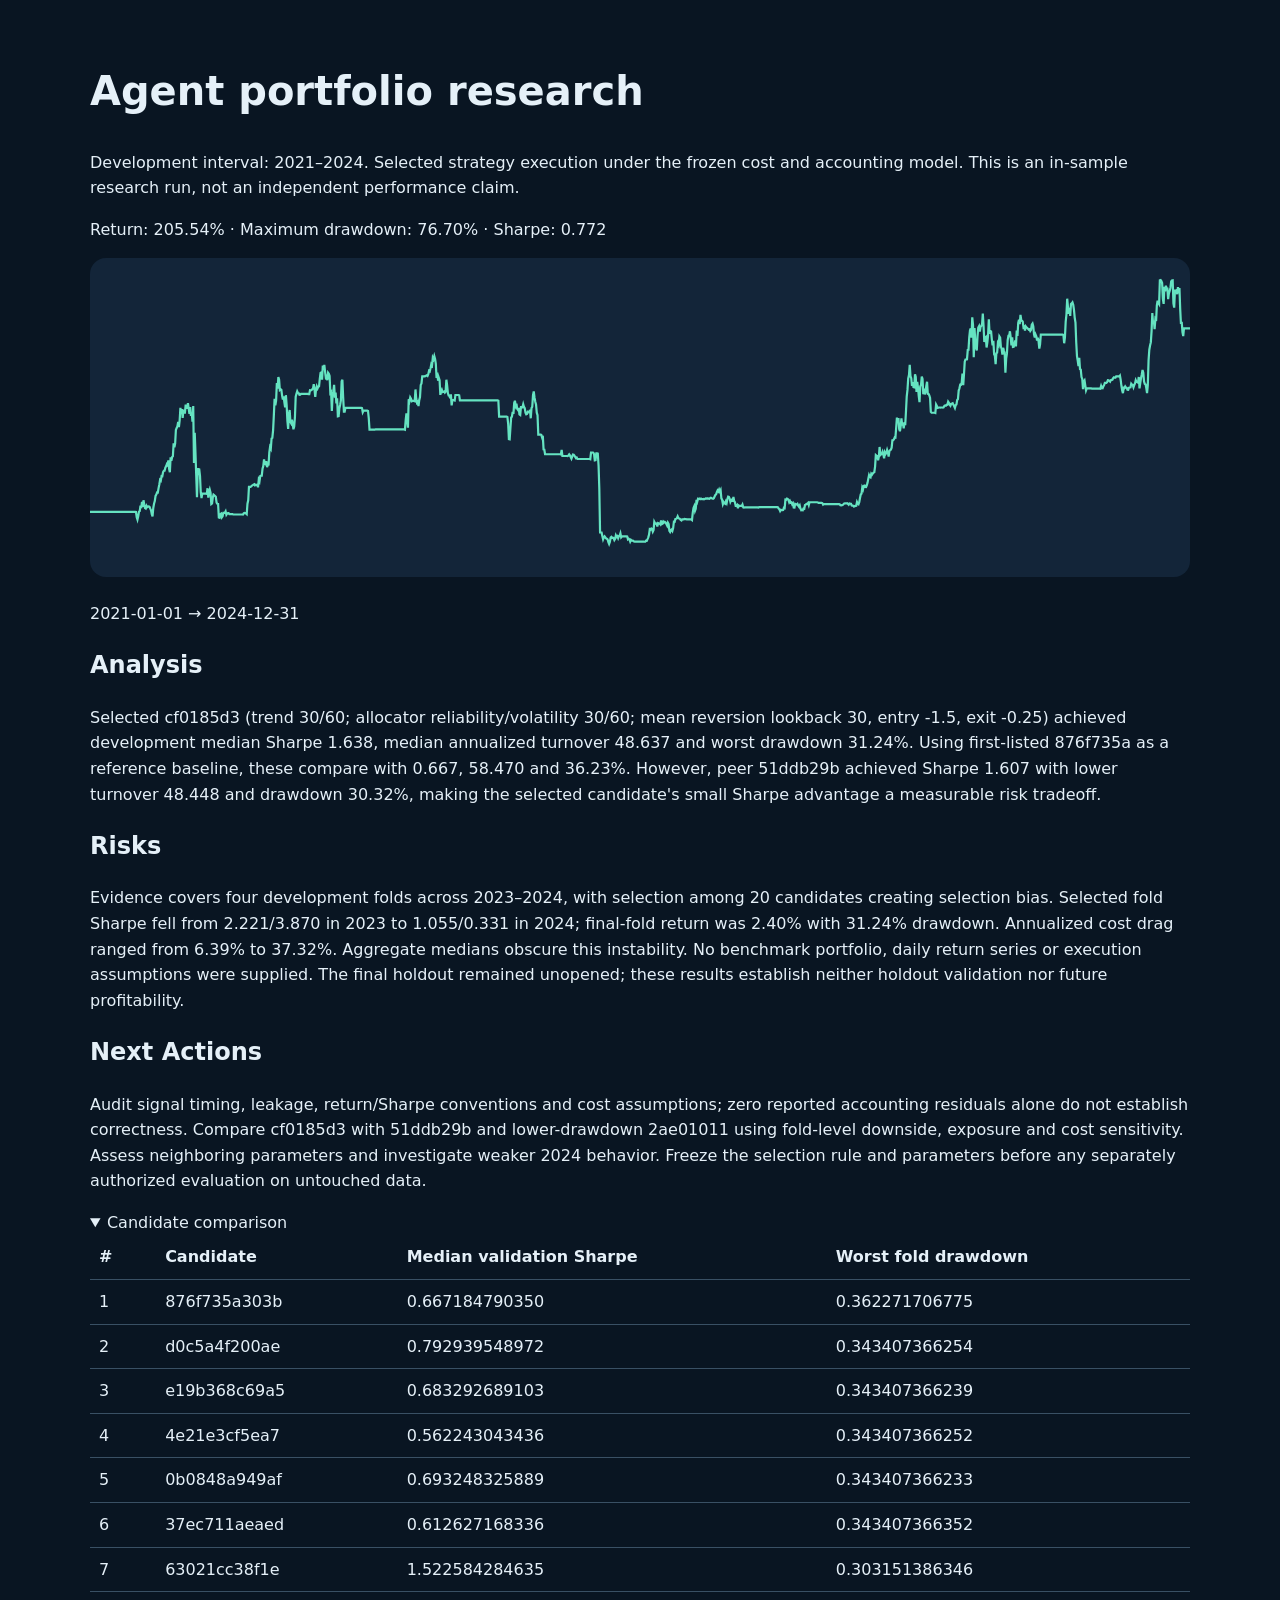
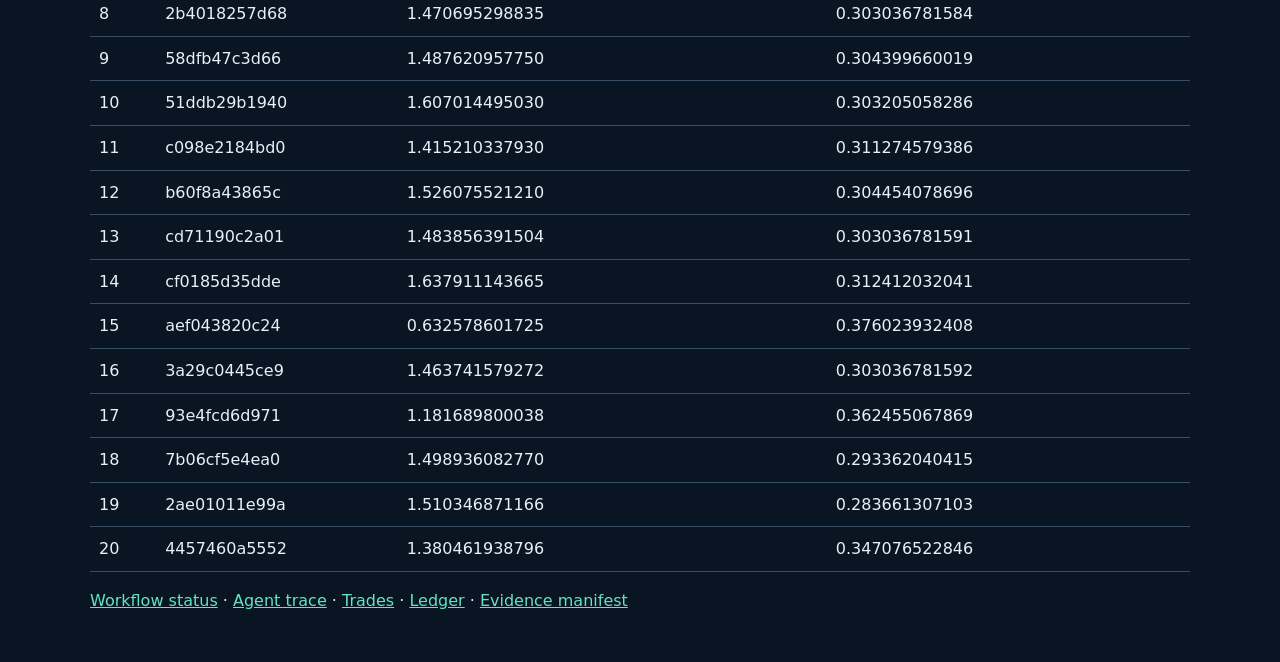
<file: docs/agent_workflow_demo/index.html>
<!doctype html><html lang="en"><meta charset="utf-8"><meta name="viewport" content="width=device-width"><title>Agent research run</title><style>body{font:16px/1.6 system-ui;background:#091522;color:#e5f0f8;max-width:1100px;margin:auto;padding:32px}h1{font-size:40px}a{color:#65e3c1}svg{width:100%;background:#132539;border-radius:16px}table{width:100%;border-collapse:collapse}td,th{padding:9px;border-bottom:1px solid #395064;text-align:left}p{white-space:pre-wrap}summary{cursor:pointer}code{overflow-wrap:anywhere}</style><h1>Agent portfolio research</h1><p>Development interval: 2021–2024. Selected strategy execution under the frozen cost and accounting model. This is an in-sample research run, not an independent performance claim.</p><p>Return: 205.54% · Maximum drawdown: 76.70% · Sharpe: 0.772</p><svg viewBox="0 0 1000 290" role="img" aria-label="Development equity curve"><polyline points="0.00,230.71 0.68,230.71 1.37,230.71 2.05,230.71 2.74,230.71 3.42,230.71 4.11,230.71 4.79,230.71 5.48,230.71 6.16,230.71 6.85,230.71 7.53,230.71 8.22,230.71 8.90,230.71 9.59,230.71 10.27,230.71 10.96,230.71 11.64,230.71 12.33,230.71 13.01,230.71 13.70,230.71 14.38,230.71 15.07,230.71 15.75,230.71 16.44,230.71 17.12,230.71 17.81,230.71 18.49,230.71 19.18,230.71 19.86,230.71 20.55,230.71 21.23,230.71 21.92,230.71 22.60,230.71 23.29,230.71 23.97,230.71 24.66,230.71 25.34,230.71 26.03,230.71 26.71,230.71 27.40,230.71 28.08,230.71 28.77,230.71 29.45,230.71 30.14,230.71 30.82,230.71 31.51,230.71 32.19,230.71 32.88,230.71 33.56,230.71 34.25,230.71 34.93,230.71 35.62,230.71 36.30,230.71 36.99,230.71 37.67,230.71 38.36,230.71 39.04,230.71 39.73,230.71 40.41,230.71 41.10,230.71 41.78,230.84 42.47,235.60 43.15,237.74 43.84,234.76 44.52,230.56 45.21,230.15 45.89,225.20 46.58,227.32 47.26,221.68 47.95,226.10 48.63,220.27 49.32,224.34 50.00,227.34 50.68,227.80 51.37,225.28 52.05,226.47 52.74,225.96 53.42,225.89 54.11,226.15 54.79,227.87 55.48,229.44 56.16,232.96 56.85,234.87 57.53,227.27 58.22,223.41 58.90,221.00 59.59,216.21 60.27,215.08 60.96,213.19 61.64,213.28 62.33,209.20 63.01,205.87 63.70,201.64 64.38,202.38 65.07,198.26 65.75,198.39 66.44,194.63 67.12,193.39 67.81,193.34 68.49,190.66 69.18,189.43 69.86,187.51 70.55,188.32 71.23,183.93 71.92,191.60 72.60,194.71 73.29,181.23 73.97,184.39 74.66,180.88 75.34,180.29 76.03,168.44 76.71,172.04 77.40,168.78 78.08,156.31 78.77,154.59 79.45,153.12 80.14,148.95 80.82,153.69 81.51,147.57 82.19,136.17 82.88,141.43 83.56,137.27 84.25,145.48 84.93,137.71 85.62,140.41 86.30,140.45 86.99,133.26 87.67,134.92 88.36,136.82 89.04,131.92 89.73,136.90 90.41,141.67 91.10,135.49 91.78,143.44 92.47,140.65 93.15,148.82 93.84,134.53 94.52,186.45 95.21,158.80 95.89,177.54 96.58,197.85 97.26,217.39 97.95,192.02 98.63,192.02 99.32,192.20 100.00,197.98 100.68,212.89 101.37,218.34 102.05,214.26 102.74,214.26 103.42,214.26 104.11,214.26 104.79,214.26 105.48,214.26 106.16,214.41 106.85,209.30 107.53,217.89 108.22,213.35 108.90,210.67 109.59,213.27 110.27,223.72 110.96,223.19 111.64,217.64 112.33,215.15 113.01,215.68 113.70,216.36 114.38,217.10 115.07,222.43 115.75,223.50 116.44,223.61 117.12,235.81 117.81,236.09 118.49,232.85 119.18,232.33 119.86,235.74 120.55,234.86 121.23,231.62 121.92,231.62 122.60,231.69 123.29,230.34 123.97,233.38 124.66,232.32 125.34,232.00 126.03,231.99 126.71,232.83 127.40,232.83 128.08,232.83 128.77,232.83 129.45,232.85 130.14,233.19 130.82,233.19 131.51,233.19 132.19,233.19 132.88,233.19 133.56,233.19 134.25,233.19 134.93,233.19 135.62,233.19 136.30,233.19 136.99,233.19 137.67,233.19 138.36,233.19 139.04,233.30 139.73,232.17 140.41,231.77 141.10,231.95 141.78,232.19 142.47,232.81 143.15,223.41 143.84,220.24 144.52,207.96 145.21,207.96 145.89,208.00 146.58,207.60 147.26,206.85 147.95,206.52 148.63,206.00 149.32,205.66 150.00,206.75 150.68,206.14 151.37,206.45 152.05,206.07 152.74,208.47 153.42,201.46 154.11,202.97 154.79,198.10 155.48,197.81 156.16,197.85 156.85,191.59 157.53,189.17 158.22,183.05 158.90,187.03 159.59,187.46 160.27,184.71 160.96,190.11 161.64,188.06 162.33,187.89 163.01,176.75 163.70,171.75 164.38,173.16 165.07,163.99 165.75,163.54 166.44,156.65 167.12,143.30 167.81,128.05 168.49,133.89 169.18,129.58 169.86,113.72 170.55,118.64 171.23,108.20 171.92,110.70 172.60,119.96 173.29,119.31 173.97,119.87 174.66,125.28 175.34,128.67 176.03,125.75 176.71,131.15 177.40,135.85 178.08,124.73 178.77,133.79 179.45,148.12 180.14,155.37 180.82,142.08 181.51,138.19 182.19,149.01 182.88,150.28 183.56,146.90 184.25,150.37 184.93,155.71 185.62,153.16 186.30,144.94 186.99,126.12 187.67,123.40 188.36,121.20 189.04,122.73 189.73,122.86 190.41,124.34 191.10,124.28 191.78,123.58 192.47,123.58 193.15,123.58 193.84,123.58 194.52,123.58 195.21,123.58 195.89,123.58 196.58,123.58 197.26,123.59 197.95,123.58 198.63,123.88 199.32,123.88 200.00,120.24 200.68,120.27 201.37,119.97 202.05,119.27 202.74,118.56 203.42,114.71 204.11,119.77 204.79,126.19 205.48,119.77 206.16,116.81 206.85,118.54 207.53,117.07 208.22,116.66 208.90,109.82 209.59,104.39 210.27,103.94 210.96,110.53 211.64,97.74 212.33,100.67 213.01,97.23 213.70,103.23 214.38,108.54 215.07,107.66 215.75,111.08 216.44,104.35 217.12,105.29 217.81,107.33 218.49,122.67 219.18,121.81 219.86,139.07 220.55,124.67 221.23,121.48 221.92,115.31 222.60,126.90 223.29,122.27 223.97,132.14 224.66,127.54 225.34,144.00 226.03,143.83 226.71,136.49 227.40,133.35 228.08,129.39 228.77,112.15 229.45,110.77 230.14,126.57 230.82,139.70 231.51,139.69 232.19,136.31 232.88,136.31 233.56,136.31 234.25,136.31 234.93,136.31 235.62,136.31 236.30,136.31 236.99,136.31 237.67,136.31 238.36,136.31 239.04,136.31 239.73,136.31 240.41,136.31 241.10,136.31 241.78,136.31 242.47,136.31 243.15,136.31 243.84,136.31 244.52,136.31 245.21,136.31 245.89,136.31 246.58,136.31 247.26,136.46 247.95,140.22 248.63,138.79 249.32,138.79 250.00,138.79 250.68,138.79 251.37,138.79 252.05,138.79 252.74,139.05 253.42,145.58 254.11,155.94 254.79,155.94 255.48,155.94 256.16,155.94 256.85,155.94 257.53,155.94 258.22,155.94 258.90,156.00 259.59,155.86 260.27,155.86 260.96,155.86 261.64,155.86 262.33,155.86 263.01,155.86 263.70,155.86 264.38,155.86 265.07,155.86 265.75,155.86 266.44,155.86 267.12,155.86 267.81,155.86 268.49,155.86 269.18,155.86 269.86,155.86 270.55,155.86 271.23,155.86 271.92,155.86 272.60,155.86 273.29,155.86 273.97,155.86 274.66,155.86 275.34,155.86 276.03,155.86 276.71,155.86 277.40,155.86 278.08,155.86 278.77,155.86 279.45,155.86 280.14,155.86 280.82,155.86 281.51,155.86 282.19,155.86 282.88,155.86 283.56,155.86 284.25,155.86 284.93,155.86 285.62,155.86 286.30,156.09 286.99,147.31 287.67,141.14 288.36,145.70 289.04,154.18 289.73,128.34 290.41,130.18 291.10,126.71 291.78,127.94 292.47,130.16 293.15,129.88 293.84,129.88 294.52,129.88 295.21,130.16 295.89,119.50 296.58,127.99 297.26,131.50 297.95,130.66 298.63,134.68 299.32,129.28 300.00,126.46 300.68,115.41 301.37,114.03 302.05,107.62 302.74,107.62 303.42,107.62 304.11,107.63 304.79,107.40 305.48,106.92 306.16,106.57 306.85,107.17 307.53,105.56 308.22,102.48 308.90,103.04 309.59,100.13 310.27,96.51 310.96,97.54 311.64,90.62 312.33,91.99 313.01,89.22 313.70,91.74 314.38,96.16 315.07,109.07 315.75,104.15 316.44,111.56 317.12,108.98 317.81,111.14 318.49,124.42 319.18,121.43 319.86,119.83 320.55,121.97 321.23,121.70 321.92,121.29 322.60,122.36 323.29,121.48 323.97,110.70 324.66,115.78 325.34,122.73 326.03,124.98 326.71,124.99 327.40,127.42 328.08,123.99 328.77,134.01 329.45,129.05 330.14,129.29 330.82,129.29 331.51,129.57 332.19,124.54 332.88,124.54 333.56,124.54 334.25,124.54 334.93,124.54 335.62,124.82 336.30,129.51 336.99,129.51 337.67,129.51 338.36,129.51 339.04,129.51 339.73,129.51 340.41,129.51 341.10,129.51 341.78,129.51 342.47,129.51 343.15,129.51 343.84,129.51 344.52,129.51 345.21,129.51 345.89,129.51 346.58,129.51 347.26,129.51 347.95,129.51 348.63,129.51 349.32,129.51 350.00,129.51 350.68,129.51 351.37,129.51 352.05,129.51 352.74,129.51 353.42,129.51 354.11,129.51 354.79,129.51 355.48,129.51 356.16,129.51 356.85,129.51 357.53,129.51 358.22,129.51 358.90,129.51 359.59,129.51 360.27,129.51 360.96,129.51 361.64,129.51 362.33,129.51 363.01,129.51 363.70,129.51 364.38,129.51 365.07,129.51 365.75,129.51 366.44,129.51 367.12,129.51 367.81,129.51 368.49,129.51 369.18,129.51 369.86,129.51 370.55,129.51 371.23,129.79 371.92,144.24 372.60,144.24 373.29,144.24 373.97,144.24 374.66,144.24 375.34,144.24 376.03,144.24 376.71,144.24 377.40,144.24 378.08,144.24 378.77,144.24 379.45,144.49 380.14,150.47 380.82,164.64 381.51,164.86 382.19,154.75 382.88,145.04 383.56,144.31 384.25,139.83 384.93,141.76 385.62,131.89 386.30,129.76 386.99,134.14 387.67,132.30 388.36,137.18 389.04,138.08 389.73,136.27 390.41,142.20 391.10,142.70 391.78,135.53 392.47,135.53 393.15,135.63 393.84,133.00 394.52,135.40 395.21,136.53 395.89,140.61 396.58,142.05 397.26,141.79 397.95,139.84 398.63,140.25 399.32,139.84 400.00,138.22 400.68,145.72 401.37,136.53 402.05,135.28 402.74,124.78 403.42,121.22 404.11,126.95 404.79,130.74 405.48,133.08 406.16,140.61 406.85,142.94 407.53,160.56 408.22,160.56 408.90,160.56 409.59,160.56 410.27,160.79 410.96,163.03 411.64,161.55 412.33,173.92 413.01,174.13 413.70,178.43 414.38,178.43 415.07,178.43 415.75,178.43 416.44,178.43 417.12,178.43 417.81,178.43 418.49,178.43 419.18,178.43 419.86,178.43 420.55,178.43 421.23,178.43 421.92,178.43 422.60,178.43 423.29,178.43 423.97,178.43 424.66,178.43 425.34,178.43 426.03,178.43 426.71,178.43 427.40,178.43 428.08,178.63 428.77,174.49 429.45,179.98 430.14,179.98 430.82,179.98 431.51,179.98 432.19,179.98 432.88,179.98 433.56,179.98 434.25,180.03 434.93,179.54 435.62,178.54 436.30,179.48 436.99,180.90 437.67,182.36 438.36,180.52 439.04,178.65 439.73,178.78 440.41,179.68 441.10,180.85 441.78,181.89 442.47,181.40 443.15,182.71 443.84,182.71 444.52,182.71 445.21,182.71 445.89,182.71 446.58,182.71 447.26,182.71 447.95,182.71 448.63,182.71 449.32,182.71 450.00,182.71 450.68,182.71 451.37,182.71 452.05,182.71 452.74,182.71 453.42,182.71 454.11,182.71 454.79,182.91 455.48,176.83 456.16,176.83 456.85,176.83 457.53,177.03 458.22,178.28 458.90,183.91 459.59,183.70 460.27,177.54 460.96,177.54 461.64,177.74 462.33,188.68 463.01,209.84 463.70,249.39 464.38,249.39 465.07,249.49 465.75,252.69 466.44,255.71 467.12,253.88 467.81,252.96 468.49,253.89 469.18,254.94 469.86,255.27 470.55,255.81 471.23,258.27 471.92,260.00 472.60,258.12 473.29,254.23 473.97,253.62 474.66,254.53 475.34,254.31 476.03,254.60 476.71,256.35 477.40,255.29 478.08,252.10 478.77,253.51 479.45,252.91 480.14,254.72 480.82,252.91 481.51,252.44 482.19,250.37 482.88,253.86 483.56,253.09 484.25,253.09 484.93,253.09 485.62,253.10 486.30,253.13 486.99,253.13 487.67,253.13 488.36,253.17 489.04,255.75 489.73,255.22 490.41,255.75 491.10,257.75 491.78,256.30 492.47,256.92 493.15,256.97 493.84,257.09 494.52,257.74 495.21,257.85 495.89,257.85 496.58,257.85 497.26,257.85 497.95,257.85 498.63,257.85 499.32,257.85 500.00,257.85 500.68,257.85 501.37,257.85 502.05,257.85 502.74,257.85 503.42,257.86 504.11,257.94 504.79,257.95 505.48,256.95 506.16,257.02 506.85,255.58 507.53,253.92 508.22,251.40 508.90,246.57 509.59,246.91 510.27,245.87 510.96,246.37 511.64,248.70 512.33,247.17 513.01,239.76 513.70,241.07 514.38,241.53 515.07,241.25 515.75,244.02 516.44,241.05 517.12,241.42 517.81,241.30 518.49,242.09 519.18,238.56 519.86,241.92 520.55,241.63 521.23,239.63 521.92,240.44 522.60,239.92 523.29,240.35 523.97,241.87 524.66,243.30 525.34,240.63 526.03,241.93 526.71,247.95 527.40,248.99 528.08,247.53 528.77,246.89 529.45,248.08 530.14,245.56 530.82,239.75 531.51,239.86 532.19,237.22 532.88,237.07 533.56,236.57 534.25,234.85 534.93,236.45 535.62,236.89 536.30,237.15 536.99,238.20 537.67,238.59 538.36,237.54 539.04,237.54 539.73,237.55 540.41,237.27 541.10,237.42 541.78,237.44 542.47,237.57 543.15,237.57 543.84,237.57 544.52,237.57 545.21,237.57 545.89,237.57 546.58,237.68 547.26,238.24 547.95,231.68 548.63,227.28 549.32,225.63 550.00,229.76 550.68,227.93 551.37,219.85 552.05,221.55 552.74,218.92 553.42,219.17 554.11,218.73 554.79,219.22 555.48,218.80 556.16,219.26 556.85,219.28 557.53,219.02 558.22,219.38 558.90,219.16 559.59,218.64 560.27,218.74 560.96,218.50 561.64,218.52 562.33,218.82 563.01,218.88 563.70,218.27 564.38,217.96 565.07,218.38 565.75,218.58 566.44,218.82 567.12,218.44 567.81,216.80 568.49,215.42 569.18,214.88 569.86,212.83 570.55,211.29 571.23,212.21 571.92,210.48 572.60,212.38 573.29,211.05 573.97,218.49 574.66,219.74 575.34,223.66 576.03,221.84 576.71,222.79 577.40,223.31 578.08,221.28 578.77,222.75 579.45,219.09 580.14,216.99 580.82,217.17 581.51,218.64 582.19,221.65 582.88,220.15 583.56,219.64 584.25,221.57 584.93,217.23 585.62,220.93 586.30,222.07 586.99,225.32 587.67,225.28 588.36,224.57 589.04,227.46 589.73,225.00 590.41,225.43 591.10,225.43 591.78,225.43 592.47,225.56 593.15,224.15 593.84,226.71 594.52,226.84 595.21,226.78 595.89,226.78 596.58,226.78 597.26,226.78 597.95,226.78 598.63,226.78 599.32,226.78 600.00,226.78 600.68,226.78 601.37,226.78 602.05,226.78 602.74,226.78 603.42,226.78 604.11,226.78 604.79,226.78 605.48,226.78 606.16,226.78 606.85,226.78 607.53,226.91 608.22,226.52 608.90,226.52 609.59,226.52 610.27,226.52 610.96,226.52 611.64,226.52 612.33,226.52 613.01,226.52 613.70,226.52 614.38,226.52 615.07,226.52 615.75,226.52 616.44,226.52 617.12,226.52 617.81,226.52 618.49,226.52 619.18,226.52 619.86,226.52 620.55,226.52 621.23,226.52 621.92,226.52 622.60,226.52 623.29,226.52 623.97,226.52 624.66,226.52 625.34,226.65 626.03,227.72 626.71,228.43 627.40,230.10 628.08,228.89 628.77,229.11 629.45,229.22 630.14,229.13 630.82,227.00 631.51,227.33 632.19,219.72 632.88,219.86 633.56,218.70 634.25,218.96 634.93,219.91 635.62,222.02 636.30,220.78 636.99,222.32 637.67,222.12 638.36,223.90 639.04,223.04 639.73,226.85 640.41,226.92 641.10,223.47 641.78,223.81 642.47,224.11 643.15,223.49 643.84,225.18 644.52,226.08 645.21,224.96 645.89,227.87 646.58,229.35 647.26,228.96 647.95,229.36 648.63,227.81 649.32,228.03 650.00,224.57 650.68,224.15 651.37,223.50 652.05,223.53 652.74,222.68 653.42,224.73 654.11,222.05 654.79,222.05 655.48,222.05 656.16,222.05 656.85,222.05 657.53,222.05 658.22,222.05 658.90,222.05 659.59,222.05 660.27,222.05 660.96,222.05 661.64,222.19 662.33,222.68 663.01,222.68 663.70,222.68 664.38,222.68 665.07,222.68 665.75,222.82 666.44,224.19 667.12,223.73 667.81,223.73 668.49,223.73 669.18,223.73 669.86,223.73 670.55,223.73 671.23,223.73 671.92,223.73 672.60,223.73 673.29,223.73 673.97,223.73 674.66,223.73 675.34,223.73 676.03,223.73 676.71,223.73 677.40,223.73 678.08,223.73 678.77,223.73 679.45,223.73 680.14,223.73 680.82,223.73 681.51,223.86 682.19,224.72 682.88,224.85 683.56,224.63 684.25,224.57 684.93,223.91 685.62,223.14 686.30,223.09 686.99,223.09 687.67,223.14 688.36,222.92 689.04,223.57 689.73,224.25 690.41,223.17 691.10,223.34 691.78,223.44 692.47,225.02 693.15,225.06 693.84,225.24 694.52,226.01 695.21,225.55 695.89,225.32 696.58,225.23 697.26,221.86 697.95,223.44 698.63,223.92 699.32,222.04 700.00,218.16 700.68,214.92 701.37,214.36 702.05,208.73 702.74,210.29 703.42,207.03 704.11,206.81 704.79,208.20 705.48,208.26 706.16,206.63 706.85,204.40 707.53,200.81 708.22,197.37 708.90,198.94 709.59,199.45 710.27,196.08 710.96,196.92 711.64,195.84 712.33,195.07 713.01,194.74 713.70,189.77 714.38,179.14 715.07,179.78 715.75,179.96 716.44,183.86 717.12,180.75 717.81,171.79 718.49,179.07 719.18,178.31 719.86,178.33 720.55,176.21 721.23,178.37 721.92,182.07 722.60,176.69 723.29,178.09 723.97,177.02 724.66,174.43 725.34,176.61 726.03,180.52 726.71,175.72 727.40,174.57 728.08,174.32 728.77,172.43 729.45,165.63 730.14,165.60 730.82,164.84 731.51,163.17 732.19,163.32 732.88,154.43 733.56,145.11 734.25,148.86 734.93,145.58 735.62,155.39 736.30,157.52 736.99,152.99 737.67,145.81 738.36,152.11 739.04,150.24 739.73,154.90 740.41,149.30 741.10,152.01 741.78,139.75 742.47,125.99 743.15,119.94 743.84,109.52 744.52,106.38 745.21,97.10 745.89,107.45 746.58,109.30 747.26,116.28 747.95,112.90 748.63,117.33 749.32,117.56 750.00,105.67 750.68,108.09 751.37,121.74 752.05,112.52 752.74,117.75 753.42,125.57 754.11,131.11 754.79,116.71 755.48,115.37 756.16,107.86 756.85,109.99 757.53,123.90 758.22,118.75 758.90,123.98 759.59,121.97 760.27,116.39 760.96,112.51 761.64,123.50 762.33,123.69 763.01,124.84 763.70,127.27 764.38,139.90 765.07,140.67 765.75,140.67 766.44,140.67 767.12,140.67 767.81,140.67 768.49,140.93 769.18,133.27 769.86,134.53 770.55,136.30 771.23,136.15 771.92,135.91 772.60,135.91 773.29,135.95 773.97,135.91 774.66,135.91 775.34,135.93 776.03,135.79 776.71,134.40 777.40,134.10 778.08,134.31 778.77,133.50 779.45,133.42 780.14,130.68 780.82,131.69 781.51,133.40 782.19,134.35 782.88,132.51 783.56,132.26 784.25,131.97 784.93,133.53 785.62,134.78 786.30,136.30 786.99,133.80 787.67,133.11 788.36,129.14 789.04,128.27 789.73,120.52 790.41,118.46 791.10,115.20 791.78,115.29 792.47,113.33 793.15,105.04 793.84,115.69 794.52,105.91 795.21,94.30 795.89,92.34 796.58,92.29 797.26,92.10 797.95,83.67 798.63,83.56 799.32,72.05 800.00,65.69 800.68,64.09 801.37,72.39 802.05,53.87 802.74,60.75 803.42,90.10 804.11,63.69 804.79,75.21 805.48,81.92 806.16,83.95 806.85,70.95 807.53,63.24 808.22,61.98 808.90,66.87 809.59,62.53 810.27,61.80 810.96,60.20 811.64,50.42 812.33,61.94 813.01,76.41 813.70,72.70 814.38,71.95 815.07,81.34 815.75,76.91 816.44,70.06 817.12,55.82 817.81,68.83 818.49,66.53 819.18,66.88 819.86,74.17 820.55,79.41 821.23,75.37 821.92,87.55 822.60,88.78 823.29,96.49 823.97,86.46 824.66,86.01 825.34,77.64 826.03,79.09 826.71,71.31 827.40,72.44 828.08,80.76 828.77,82.52 829.45,87.86 830.14,81.74 830.82,84.17 831.51,86.32 832.19,104.33 832.88,91.44 833.56,86.97 834.25,74.71 834.93,70.85 835.62,70.89 836.30,66.63 836.99,72.14 837.67,79.37 838.36,72.23 839.04,80.87 839.73,80.77 840.41,78.62 841.10,74.99 841.78,80.32 842.47,65.92 843.15,70.90 843.84,59.10 844.52,56.04 845.21,60.17 845.89,51.72 846.58,56.33 847.26,57.14 847.95,57.69 848.63,63.20 849.32,62.69 850.00,66.02 850.68,62.29 851.37,63.20 852.05,63.52 852.74,64.40 853.42,65.14 854.11,64.80 854.79,66.31 855.48,65.35 856.16,60.59 856.85,59.62 857.53,62.25 858.22,69.53 858.90,72.33 859.59,69.51 860.27,71.13 860.96,74.98 861.64,72.43 862.33,75.66 863.01,82.38 863.70,78.42 864.38,69.70 865.07,69.70 865.75,69.70 866.44,69.70 867.12,69.70 867.81,69.70 868.49,69.70 869.18,69.70 869.86,69.70 870.55,69.70 871.23,69.70 871.92,69.70 872.60,69.70 873.29,69.70 873.97,69.70 874.66,69.70 875.34,69.70 876.03,69.70 876.71,69.70 877.40,69.70 878.08,69.70 878.77,69.70 879.45,69.70 880.14,69.70 880.82,69.70 881.51,69.70 882.19,69.70 882.88,69.70 883.56,69.70 884.25,69.70 884.93,70.06 885.62,77.51 886.30,72.16 886.99,57.80 887.67,51.47 888.36,37.02 889.04,44.09 889.73,50.70 890.41,45.30 891.10,52.55 891.78,41.92 892.47,41.28 893.15,40.35 893.84,42.54 894.52,47.23 895.21,54.43 895.89,58.74 896.58,76.75 897.26,89.15 897.95,93.41 898.63,98.27 899.32,90.83 900.00,100.94 900.68,101.26 901.37,108.26 902.05,109.97 902.74,119.24 903.42,112.20 904.11,111.26 904.79,115.80 905.48,120.31 906.16,118.52 906.85,118.52 907.53,118.52 908.22,118.52 908.90,118.52 909.59,118.52 910.27,118.52 910.96,118.81 911.64,118.71 912.33,118.71 913.01,118.71 913.70,118.71 914.38,118.71 915.07,118.71 915.75,118.71 916.44,118.71 917.12,118.71 917.81,118.71 918.49,118.84 919.18,116.37 919.86,118.33 920.55,118.47 921.23,116.64 921.92,115.52 922.60,113.48 923.29,113.48 923.97,113.54 924.66,112.81 925.34,111.09 926.03,111.11 926.71,111.79 927.40,112.39 928.08,111.03 928.77,110.74 929.45,110.67 930.14,109.28 930.82,108.54 931.51,108.83 932.19,108.80 932.88,107.66 933.56,107.66 934.25,107.66 934.93,107.66 935.62,107.79 936.30,106.94 936.99,110.88 937.67,116.40 938.36,120.38 939.04,122.87 939.73,117.95 940.41,118.25 941.10,116.80 941.78,117.88 942.47,118.06 943.15,119.80 943.84,119.89 944.52,117.87 945.21,117.71 945.89,117.52 946.58,114.30 947.26,115.14 947.95,115.37 948.63,117.55 949.32,115.61 950.00,114.10 950.68,111.14 951.37,112.68 952.05,112.74 952.74,113.24 953.42,108.19 954.11,118.61 954.79,113.74 955.48,109.18 956.16,105.81 956.85,101.76 957.53,104.35 958.22,112.25 958.90,114.47 959.59,114.86 960.27,118.23 960.96,122.89 961.64,115.60 962.33,93.19 963.01,83.38 963.70,79.49 964.38,76.73 965.07,66.47 965.75,50.04 966.44,59.77 967.12,56.84 967.81,64.61 968.49,55.81 969.18,57.22 969.86,43.04 970.55,38.81 971.23,40.92 971.92,41.96 972.60,20.20 973.29,20.00 973.97,20.89 974.66,22.80 975.34,37.19 976.03,41.75 976.71,26.10 977.40,30.43 978.08,25.23 978.77,27.77 979.45,27.78 980.14,37.37 980.82,32.19 981.51,29.96 982.19,27.25 982.88,21.30 983.56,20.42 984.25,20.25 984.93,41.23 985.62,45.13 986.30,29.67 986.99,29.77 987.67,29.36 988.36,32.94 989.04,26.54 989.73,29.77 990.41,27.30 991.10,46.56 991.78,59.96 992.47,58.02 993.15,67.39 993.84,70.97 994.52,63.89 995.21,63.89 995.89,63.89 996.58,63.89 997.26,63.89 997.95,63.89 998.63,63.89 999.32,63.89 1000.00,63.89" fill="none" stroke="#65e3c1" stroke-width="2"/></svg><p>2021-01-01 → 2024-12-31</p><h2>Analysis</h2><p>Selected cf0185d3 (trend 30/60; allocator reliability/volatility 30/60; mean reversion lookback 30, entry -1.5, exit -0.25) achieved development median Sharpe 1.638, median annualized turnover 48.637 and worst drawdown 31.24%. Using first-listed 876f735a as a reference baseline, these compare with 0.667, 58.470 and 36.23%. However, peer 51ddb29b achieved Sharpe 1.607 with lower turnover 48.448 and drawdown 30.32%, making the selected candidate&#x27;s small Sharpe advantage a measurable risk tradeoff.</p><h2>Risks</h2><p>Evidence covers four development folds across 2023–2024, with selection among 20 candidates creating selection bias. Selected fold Sharpe fell from 2.221/3.870 in 2023 to 1.055/0.331 in 2024; final-fold return was 2.40% with 31.24% drawdown. Annualized cost drag ranged from 6.39% to 37.32%. Aggregate medians obscure this instability. No benchmark portfolio, daily return series or execution assumptions were supplied. The final holdout remained unopened; these results establish neither holdout validation nor future profitability.</p><h2>Next Actions</h2><p>Audit signal timing, leakage, return/Sharpe conventions and cost assumptions; zero reported accounting residuals alone do not establish correctness. Compare cf0185d3 with 51ddb29b and lower-drawdown 2ae01011 using fold-level downside, exposure and cost sensitivity. Assess neighboring parameters and investigate weaker 2024 behavior. Freeze the selection rule and parameters before any separately authorized evaluation on untouched data.</p><details open><summary>Candidate comparison</summary><table><tr><th>#</th><th>Candidate</th><th>Median validation Sharpe</th><th>Worst fold drawdown</th></tr><tr><td>1</td><td>876f735a303b</td><td>0.667184790350</td><td>0.362271706775</td></tr><tr><td>2</td><td>d0c5a4f200ae</td><td>0.792939548972</td><td>0.343407366254</td></tr><tr><td>3</td><td>e19b368c69a5</td><td>0.683292689103</td><td>0.343407366239</td></tr><tr><td>4</td><td>4e21e3cf5ea7</td><td>0.562243043436</td><td>0.343407366252</td></tr><tr><td>5</td><td>0b0848a949af</td><td>0.693248325889</td><td>0.343407366233</td></tr><tr><td>6</td><td>37ec711aeaed</td><td>0.612627168336</td><td>0.343407366352</td></tr><tr><td>7</td><td>63021cc38f1e</td><td>1.522584284635</td><td>0.303151386346</td></tr><tr><td>8</td><td>2b4018257d68</td><td>1.470695298835</td><td>0.303036781584</td></tr><tr><td>9</td><td>58dfb47c3d66</td><td>1.487620957750</td><td>0.304399660019</td></tr><tr><td>10</td><td>51ddb29b1940</td><td>1.607014495030</td><td>0.303205058286</td></tr><tr><td>11</td><td>c098e2184bd0</td><td>1.415210337930</td><td>0.311274579386</td></tr><tr><td>12</td><td>b60f8a43865c</td><td>1.526075521210</td><td>0.304454078696</td></tr><tr><td>13</td><td>cd71190c2a01</td><td>1.483856391504</td><td>0.303036781591</td></tr><tr><td>14</td><td>cf0185d35dde</td><td>1.637911143665</td><td>0.312412032041</td></tr><tr><td>15</td><td>aef043820c24</td><td>0.632578601725</td><td>0.376023932408</td></tr><tr><td>16</td><td>3a29c0445ce9</td><td>1.463741579272</td><td>0.303036781592</td></tr><tr><td>17</td><td>93e4fcd6d971</td><td>1.181689800038</td><td>0.362455067869</td></tr><tr><td>18</td><td>7b06cf5e4ea0</td><td>1.498936082770</td><td>0.293362040415</td></tr><tr><td>19</td><td>2ae01011e99a</td><td>1.510346871166</td><td>0.283661307103</td></tr><tr><td>20</td><td>4457460a5552</td><td>1.380461938796</td><td>0.347076522846</td></tr></table></details><p><a href="workflow.json">Workflow status</a> · <a href="search_trace.jsonl">Agent trace</a> · <a href="ensemble_trades.csv">Trades</a> · <a href="ensemble_ledger.csv">Ledger</a> · <a href="evidence_manifest.json">Evidence manifest</a></p></html>
</file>
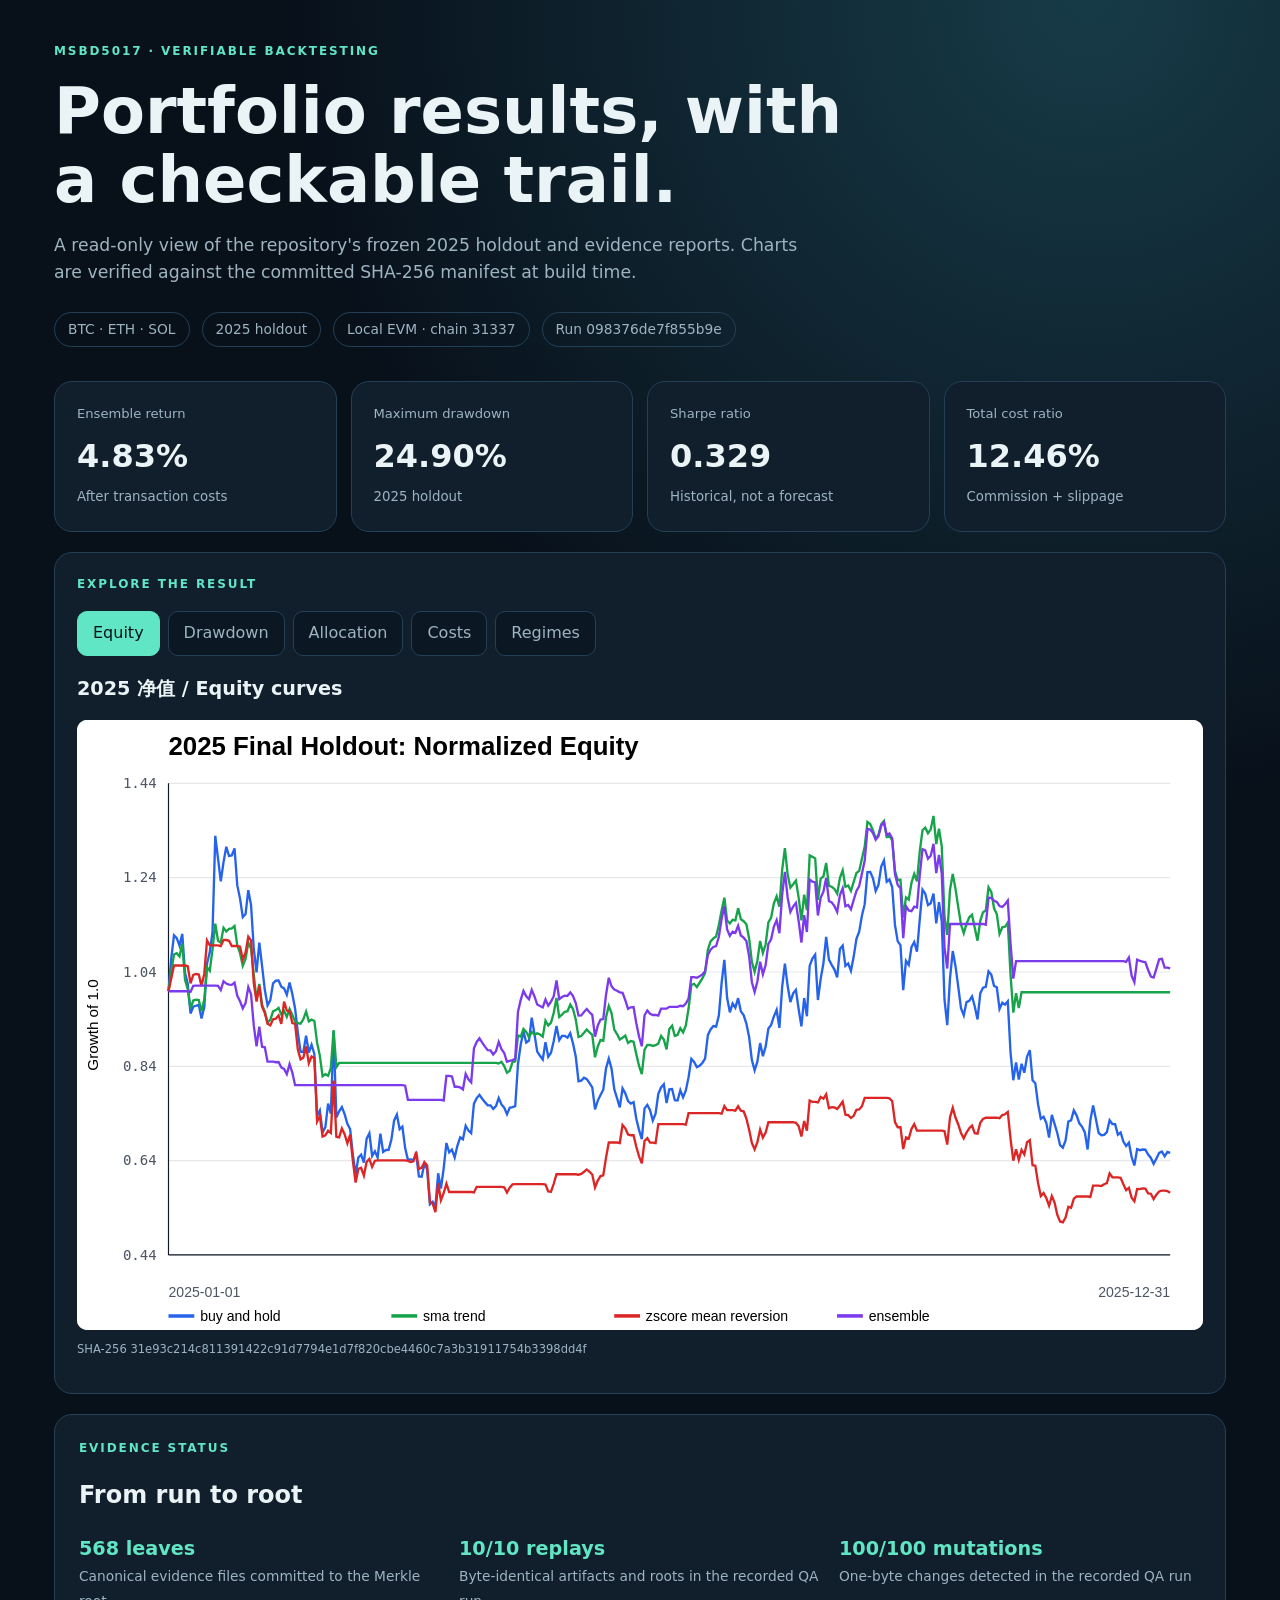
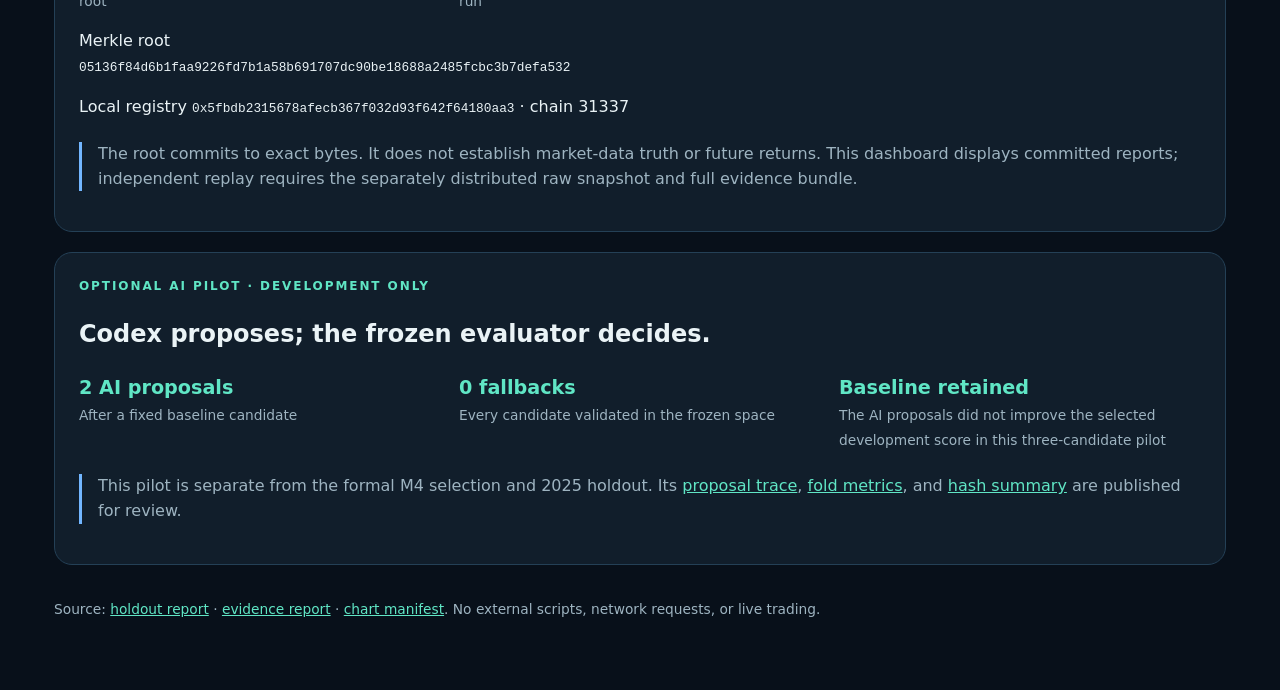
<file: docs/dashboard/index.html>
<!doctype html>
<html lang="en"><head><meta charset="utf-8"><meta name="viewport" content="width=device-width, initial-scale=1">
<title>Portfolio Proof | Evidence Dashboard</title>
<style>
:root{--bg:#08101a;--card:#111e2b;--line:#244056;--text:#eaf3f6;--muted:#9eb4c1;--accent:#60e6c5;--blue:#72b6ff}
*{box-sizing:border-box}body{margin:0;background:radial-gradient(circle at 85% 0,#173b48 0,transparent 32%),var(--bg);color:var(--text);font:16px/1.55 system-ui,-apple-system,sans-serif}a{color:var(--accent)}.wrap{max-width:1220px;margin:auto;padding:42px 24px 70px}.eyebrow{color:var(--accent);font-weight:700;letter-spacing:.16em;text-transform:uppercase;font-size:.75rem}h1{font-size:clamp(2rem,5vw,4.2rem);line-height:1.08;max-width:850px;margin:16px 0}.lede{color:var(--muted);max-width:760px;font-size:1.08rem}.meta{display:flex;gap:12px;flex-wrap:wrap;margin:26px 0 34px}.pill{border:1px solid var(--line);border-radius:30px;padding:6px 13px;color:var(--muted);font-size:.86rem}.grid{display:grid;grid-template-columns:repeat(4,1fr);gap:14px}.card,.visual,.evidence{background:var(--card);border:1px solid var(--line);border-radius:18px}.card{padding:22px}.card span{display:block;color:var(--muted);font-size:.82rem}.card strong{display:block;font-size:2rem;margin:8px 0 2px}.card small{color:var(--muted)}.visual{margin-top:20px;padding:22px}.tabs{display:flex;gap:8px;flex-wrap:wrap;margin:18px 0}button{font:inherit;cursor:pointer}.tab{border:1px solid var(--line);background:#0b1722;color:var(--muted);padding:9px 15px;border-radius:10px}.tab.active,.tab:hover{background:var(--accent);color:#08101a;border-color:var(--accent)}.panel{display:none}.panel.active{display:block}.panel h2{font-size:1.2rem}.panel img{display:block;width:100%;background:white;border-radius:10px}.panel p{color:var(--muted);font-size:.72rem;overflow-wrap:anywhere}.evidence{margin-top:20px;padding:24px}.evidence-grid{display:grid;grid-template-columns:repeat(3,1fr);gap:18px}.evidence strong{color:var(--accent);display:block;font-size:1.2rem}.evidence span{color:var(--muted);font-size:.86rem}code{font-size:.8rem;overflow-wrap:anywhere}.note{border-left:3px solid var(--blue);padding-left:16px;color:var(--muted);margin-top:22px}footer{margin-top:34px;color:var(--muted);font-size:.86rem}@media(max-width:800px){.grid{grid-template-columns:repeat(2,1fr)}.evidence-grid{grid-template-columns:1fr}}@media(max-width:460px){.grid{grid-template-columns:1fr}.wrap{padding:28px 16px}}
</style></head><body><main class="wrap">
<div class="eyebrow">MSBD5017 · Verifiable backtesting</div>
<h1>Portfolio results, with a checkable trail.</h1>
<p class="lede">A read-only view of the repository's frozen 2025 holdout and evidence reports. Charts are verified against the committed SHA-256 manifest at build time.</p>
<div class="meta"><span class="pill">BTC · ETH · SOL</span><span class="pill">2025 holdout</span><span class="pill">Local EVM · chain 31337</span><span class="pill">Run 098376de7f855b9e</span></div>
<div class="grid"><div class="card"><span>Ensemble return</span><strong>4.83%</strong><small>After transaction costs</small></div><div class="card"><span>Maximum drawdown</span><strong>24.90%</strong><small>2025 holdout</small></div><div class="card"><span>Sharpe ratio</span><strong>0.329</strong><small>Historical, not a forecast</small></div><div class="card"><span>Total cost ratio</span><strong>12.46%</strong><small>Commission + slippage</small></div></div>
<div class="visual"><div class="eyebrow">Explore the result</div><div class="tabs" role="tablist" aria-label="Result charts"><button class="tab active" data-target="chart-0" aria-selected="true">Equity</button><button class="tab" data-target="chart-1" aria-selected="false">Drawdown</button><button class="tab" data-target="chart-2" aria-selected="false">Allocation</button><button class="tab" data-target="chart-3" aria-selected="false">Costs</button><button class="tab" data-target="chart-4" aria-selected="false">Regimes</button></div><section id="chart-0" class="panel active"><h2>2025 净值 / Equity curves</h2><img src="../figures/equity_curves.svg" alt="2025 净值 / Equity curves" loading="lazy"><p>SHA-256 31e93c214c811391422c91d7794e1d7f820cbe4460c7a3b31911754b3398dd4f</p></section><section id="chart-1" class="panel"><h2>回撤 / Drawdowns</h2><img src="../figures/drawdowns.svg" alt="回撤 / Drawdowns" loading="lazy"><p>SHA-256 36d198cc9d2bcc76fe99cb548a1a9c172d59e3b187d2c6969cd00b9fa118f3cc</p></section><section id="chart-2" class="panel"><h2>策略权重 / Strategy weights</h2><img src="../figures/ensemble_weights.svg" alt="策略权重 / Strategy weights" loading="lazy"><p>SHA-256 da7b1eb61b31529c7d6c61841249151e78e96cee2d20cb7a609487a39bba56c4</p></section><section id="chart-3" class="panel"><h2>交易成本 / Cost drag</h2><img src="../figures/cost_drag.svg" alt="交易成本 / Cost drag" loading="lazy"><p>SHA-256 183efee573fe07a6d0684e50e2e73debc3a3b31546d8d2652e410d923705df59</p></section><section id="chart-4" class="panel"><h2>市场状态 / Regime Sharpe</h2><img src="../figures/regime_sharpe.svg" alt="市场状态 / Regime Sharpe" loading="lazy"><p>SHA-256 4f0d4484eb09158b9e3cea060449845a63650a7844270403c22507910d083b28</p></section></div>
<div class="evidence"><div class="eyebrow">Evidence status</div><h2>From run to root</h2><div class="evidence-grid"><div><strong>568 leaves</strong><span>Canonical evidence files committed to the Merkle root</span></div><div><strong>10/10 replays</strong><span>Byte-identical artifacts and roots in the recorded QA run</span></div><div><strong>100/100 mutations</strong><span>One-byte changes detected in the recorded QA run</span></div></div><p>Merkle root<br><code>05136f84d6b1faa9226fd7b1a58b691707dc90be18688a2485fcbc3b7defa532</code></p><p>Local registry <code>0x5fbdb2315678afecb367f032d93f642f64180aa3</code> · chain 31337</p><p class="note">The root commits to exact bytes. It does not establish market-data truth or future returns. This dashboard displays committed reports; independent replay requires the separately distributed raw snapshot and full evidence bundle.</p></div>
<div class="evidence"><div class="eyebrow">Optional AI pilot · development only</div><h2>Codex proposes; the frozen evaluator decides.</h2><div class="evidence-grid"><div><strong>2 AI proposals</strong><span>After a fixed baseline candidate</span></div><div><strong>0 fallbacks</strong><span>Every candidate validated in the frozen space</span></div><div><strong>Baseline retained</strong><span>The AI proposals did not improve the selected development score in this three-candidate pilot</span></div></div><p class="note">This pilot is separate from the formal M4 selection and 2025 holdout. Its <a href="../agent_pilot/search_trace.jsonl">proposal trace</a>, <a href="../agent_pilot/fold_metrics.json">fold metrics</a>, and <a href="../agent_pilot/summary.json">hash summary</a> are published for review.</p></div>
<footer>Source: <a href="../../reports/m5_final_holdout.json">holdout report</a> · <a href="../../reports/m6_evidence_bundle.json">evidence report</a> · <a href="../../reports/m9_chart_manifest.json">chart manifest</a>. No external scripts, network requests, or live trading.</footer>
</main><script>document.querySelectorAll('.tab').forEach(button=>button.addEventListener('click',()=>{document.querySelectorAll('.tab').forEach(x=>{x.classList.remove('active');x.setAttribute('aria-selected','false')});document.querySelectorAll('.panel').forEach(x=>x.classList.remove('active'));button.classList.add('active');button.setAttribute('aria-selected','true');document.getElementById(button.dataset.target).classList.add('active')}));</script></body></html>
</file>
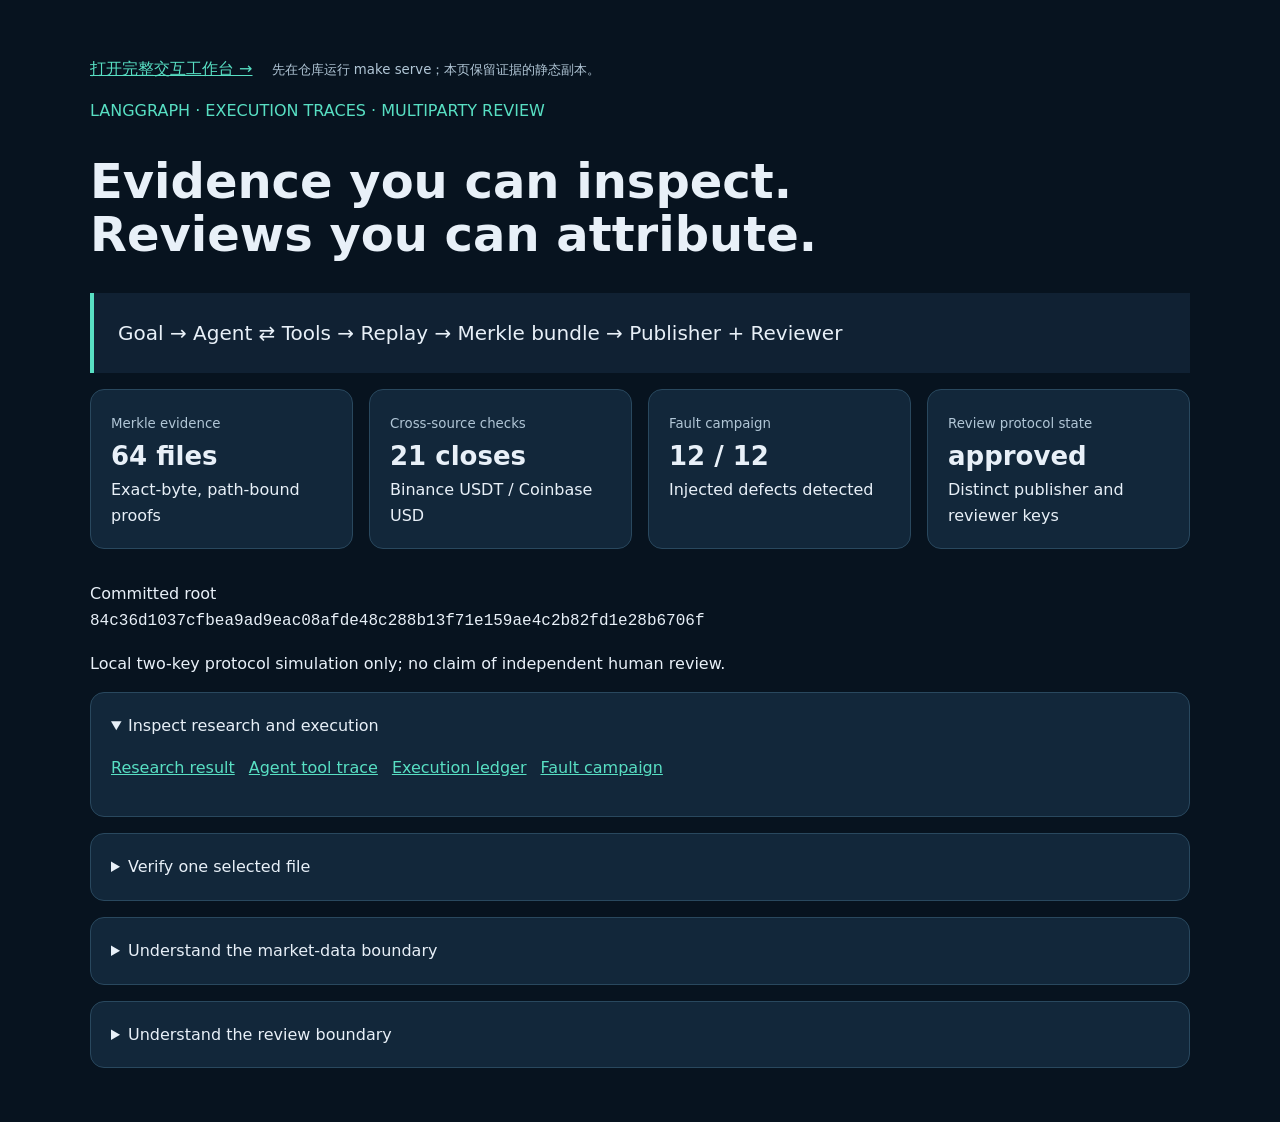
<file: docs/research_demo/index.html>
<!doctype html><html lang="en"><head><meta charset="utf-8"><meta name="viewport" content="width=device-width,initial-scale=1"><title>Portfolio Proof v2</title><style>body{margin:0;background:#07131f;color:#e8f0f8;font:16px/1.6 system-ui}main{max-width:1100px;margin:auto;padding:40px 24px}h1{font-size:48px;line-height:1.1}.tag,a{color:#58dfc3}.cards{display:grid;grid-template-columns:repeat(auto-fit,minmax(220px,1fr));gap:16px}.card,details{background:#12273a;border:1px solid #29485e;border-radius:14px;padding:20px;margin:16px 0}strong{display:block;font-size:26px}code{overflow-wrap:anywhere}.flow{font-size:20px;padding:24px;border-left:4px solid #58dfc3;background:#102133}small{color:#b1c6d6}summary{cursor:pointer}a{margin-right:14px}</style></head><body><main><p><a href="http://127.0.0.1:8765/?view=overview&amp;run=demo">打开完整交互工作台 →</a> <small>先在仓库运行 make serve；本页保留证据的静态副本。</small></p><div class="tag">LANGGRAPH · EXECUTION TRACES · MULTIPARTY REVIEW</div><h1>Evidence you can inspect.<br>Reviews you can attribute.</h1><div class="flow">Goal → Agent ⇄ Tools → Replay → Merkle bundle → Publisher + Reviewer</div><div class="cards"><div class="card"><small>Merkle evidence</small><strong>64 files</strong>Exact-byte, path-bound proofs</div><div class="card"><small>Cross-source checks</small><strong>21 closes</strong>Binance USDT / Coinbase USD</div><div class="card"><small>Fault campaign</small><strong>12 / 12</strong>Injected defects detected</div><div class="card"><small>Review protocol state</small><strong>approved</strong>Distinct publisher and reviewer keys</div></div><p>Committed root<br><code>84c36d1037cfbea9ad9eac08afde48c288b13f71e159ae4c2b82fd1e28b6706f</code></p><p>Local two-key protocol simulation only; no claim of independent human review.</p><details open><summary>Inspect research and execution</summary><p><a href="bundle/index.html">Research result</a><a href="bundle/agent_events.jsonl">Agent tool trace</a><a href="bundle/ensemble_ledger.csv">Execution ledger</a><a href="bundle/fault_campaign.json">Fault campaign</a></p></details><details><summary>Verify one selected file</summary><p><a href="bundle/ensemble_trades.csv">Trade file</a><a href="bundle/merkle/proofs/0018.json">Its Merkle proof</a><a href="bundle/merkle/merkle_manifest.json">Manifest</a></p><p>Use the signed root as the trust anchor. A reviewer needs only this file, its path and proof to check inclusion; other committed files can remain unavailable.</p></details><details><summary>Understand the market-data boundary</summary><p><a href="bundle/market_data/quality.json">Quality checks</a><a href="bundle/market_data/cross_reference.json">Cross-source report</a></p><p>Cross-source consistency for 21 historical daily closes only; hashes commit to snapshots, not market truth or source independence guarantees. Different exchange prices and USD/USDT quotes are compared with an explicit 200 bps tolerance. Hash agreement alone does not prove truth. Source downtime or disputed values block the research tool.</p></details><details><summary>Understand the review boundary</summary><p>Signatures bind the root, role, decision and trusted policy hash. Signatures do not establish the human owner of a key. Demo keys represent a local protocol simulation; genuine independent review requires separately held keys. The v2 bundle is not automatically anchored on a public blockchain.</p></details></main></body></html>
</file>
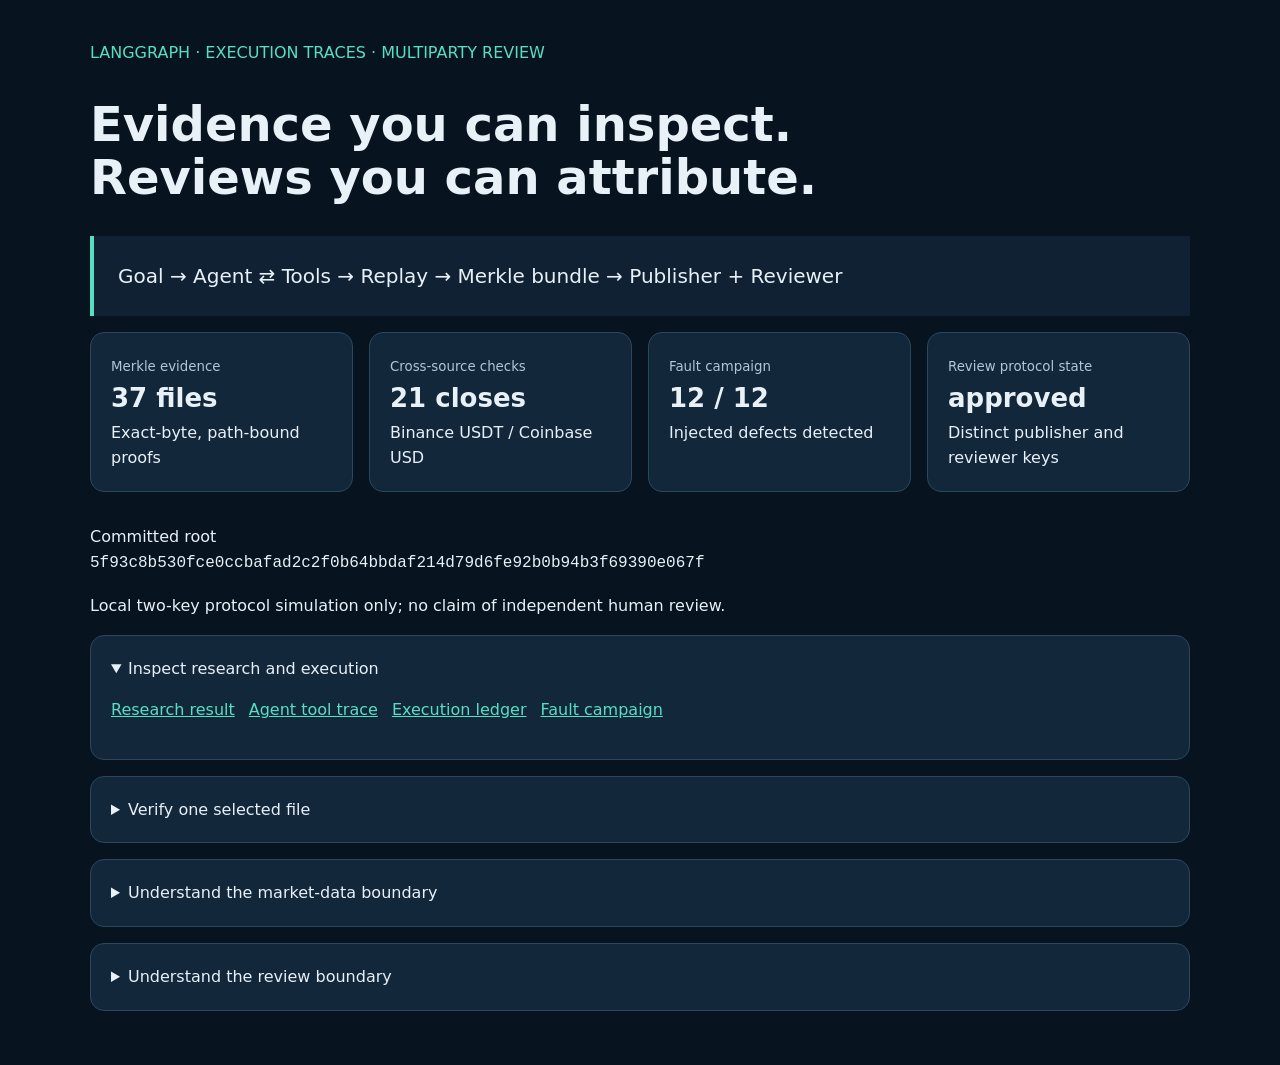
<file: docs/v2_demo/index.html>
<!doctype html><html lang="en"><head><meta charset="utf-8"><meta name="viewport" content="width=device-width,initial-scale=1"><title>Portfolio Proof v2</title><style>body{margin:0;background:#07131f;color:#e8f0f8;font:16px/1.6 system-ui}main{max-width:1100px;margin:auto;padding:40px 24px}h1{font-size:48px;line-height:1.1}.tag,a{color:#58dfc3}.cards{display:grid;grid-template-columns:repeat(auto-fit,minmax(220px,1fr));gap:16px}.card,details{background:#12273a;border:1px solid #29485e;border-radius:14px;padding:20px;margin:16px 0}strong{display:block;font-size:26px}code{overflow-wrap:anywhere}.flow{font-size:20px;padding:24px;border-left:4px solid #58dfc3;background:#102133}small{color:#b1c6d6}summary{cursor:pointer}a{margin-right:14px}</style></head><body><main><div class="tag">LANGGRAPH · EXECUTION TRACES · MULTIPARTY REVIEW</div><h1>Evidence you can inspect.<br>Reviews you can attribute.</h1><div class="flow">Goal → Agent ⇄ Tools → Replay → Merkle bundle → Publisher + Reviewer</div><div class="cards"><div class="card"><small>Merkle evidence</small><strong>37 files</strong>Exact-byte, path-bound proofs</div><div class="card"><small>Cross-source checks</small><strong>21 closes</strong>Binance USDT / Coinbase USD</div><div class="card"><small>Fault campaign</small><strong>12 / 12</strong>Injected defects detected</div><div class="card"><small>Review protocol state</small><strong>approved</strong>Distinct publisher and reviewer keys</div></div><p>Committed root<br><code>5f93c8b530fce0ccbafad2c2f0b64bbdaf214d79d6fe92b0b94b3f69390e067f</code></p><p>Local two-key protocol simulation only; no claim of independent human review.</p><details open><summary>Inspect research and execution</summary><p><a href="bundle/index.html">Research result</a><a href="bundle/agent_events.jsonl">Agent tool trace</a><a href="bundle/ensemble_ledger.csv">Execution ledger</a><a href="bundle/fault_campaign.json">Fault campaign</a></p></details><details><summary>Verify one selected file</summary><p><a href="bundle/ensemble_trades.csv">Trade file</a><a href="bundle/merkle/proofs/0017.json">Its Merkle proof</a><a href="bundle/merkle/merkle_manifest.json">Manifest</a></p><p>Use the signed root as the trust anchor. A reviewer needs only this file, its path and proof to check inclusion; other committed files can remain unavailable.</p></details><details><summary>Understand the market-data boundary</summary><p><a href="bundle/market_data/quality.json">Quality checks</a><a href="bundle/market_data/cross_reference.json">Cross-source report</a></p><p>Cross-source consistency for 21 historical daily closes only; hashes commit to snapshots, not market truth or source independence guarantees. Different exchange prices and USD/USDT quotes are compared with an explicit 200 bps tolerance. Hash agreement alone does not prove truth. Source downtime or disputed values block the research tool.</p></details><details><summary>Understand the review boundary</summary><p>Signatures bind the root, role, decision and trusted policy hash. Signatures do not establish the human owner of a key. Demo keys represent a local protocol simulation; genuine independent review requires separately held keys. The v2 bundle is not automatically anchored on a public blockchain.</p></details></main></body></html>
</file>
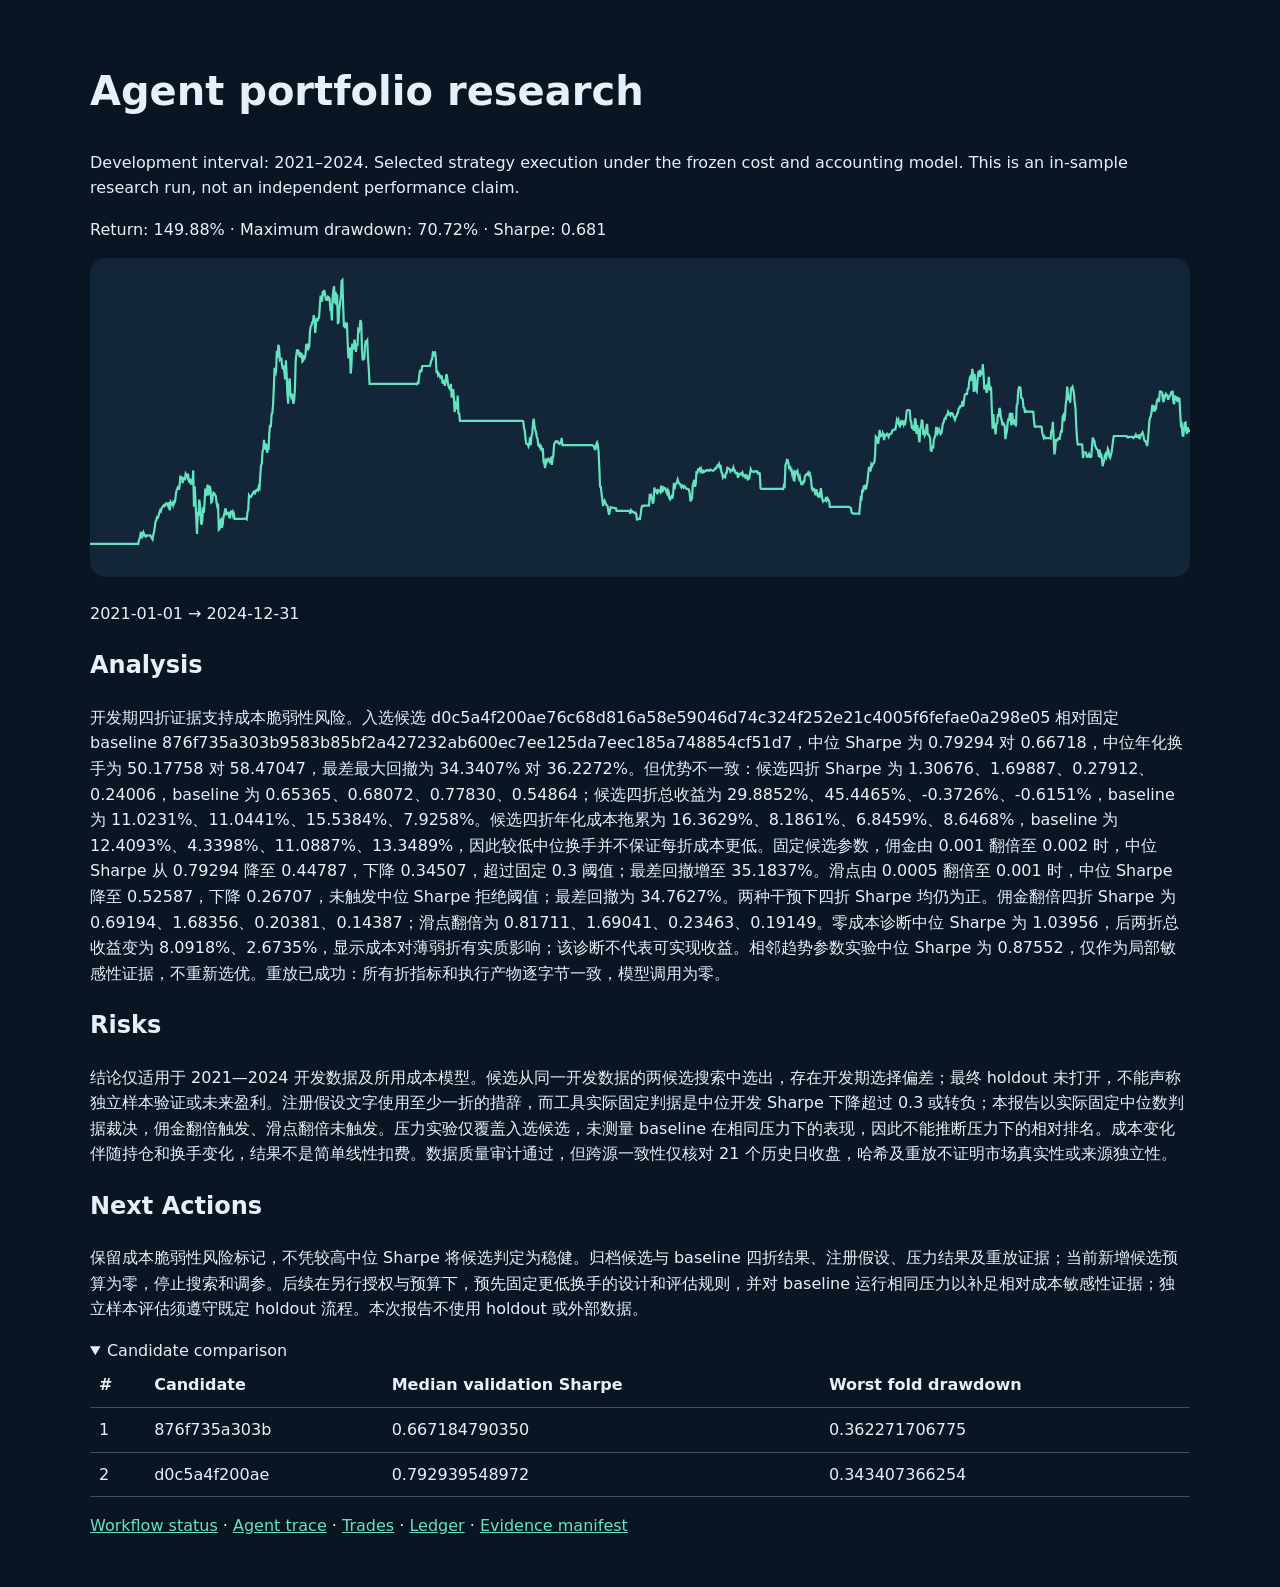
<file: docs/research_demo/bundle/index.html>
<!doctype html><html lang="en"><meta charset="utf-8"><meta name="viewport" content="width=device-width"><title>Agent research run</title><style>body{font:16px/1.6 system-ui;background:#091522;color:#e5f0f8;max-width:1100px;margin:auto;padding:32px}h1{font-size:40px}a{color:#65e3c1}svg{width:100%;background:#132539;border-radius:16px}table{width:100%;border-collapse:collapse}td,th{padding:9px;border-bottom:1px solid #395064;text-align:left}p{white-space:pre-wrap}summary{cursor:pointer}code{overflow-wrap:anywhere}</style><h1>Agent portfolio research</h1><p>Development interval: 2021–2024. Selected strategy execution under the frozen cost and accounting model. This is an in-sample research run, not an independent performance claim.</p><p>Return: 149.88% · Maximum drawdown: 70.72% · Sharpe: 0.681</p><svg viewBox="0 0 1000 290" role="img" aria-label="Development equity curve"><polyline points="0.00,259.90 0.68,259.90 1.37,259.90 2.05,259.90 2.74,259.90 3.42,259.90 4.11,259.90 4.79,259.90 5.48,259.90 6.16,259.90 6.85,259.90 7.53,259.90 8.22,259.90 8.90,259.90 9.59,259.90 10.27,259.90 10.96,259.90 11.64,259.90 12.33,259.90 13.01,259.90 13.70,259.90 14.38,259.90 15.07,259.90 15.75,259.90 16.44,259.90 17.12,259.90 17.81,259.90 18.49,259.90 19.18,259.90 19.86,259.90 20.55,259.90 21.23,259.90 21.92,259.90 22.60,259.90 23.29,259.90 23.97,259.90 24.66,259.90 25.34,259.90 26.03,259.90 26.71,259.90 27.40,259.90 28.08,259.90 28.77,259.90 29.45,259.90 30.14,259.90 30.82,259.90 31.51,259.90 32.19,259.90 32.88,259.90 33.56,259.90 34.25,259.90 34.93,259.90 35.62,259.90 36.30,259.90 36.99,259.90 37.67,259.90 38.36,259.90 39.04,259.90 39.73,259.90 40.41,259.90 41.10,259.90 41.78,259.90 42.47,259.90 43.15,259.90 43.84,260.00 44.52,256.47 45.21,254.97 45.89,251.23 46.58,252.69 47.26,249.14 47.95,251.96 48.63,249.63 49.32,251.58 50.00,252.59 50.68,253.28 51.37,252.09 52.05,252.40 52.74,252.32 53.42,252.27 54.11,252.18 54.79,252.14 55.48,253.19 56.16,254.61 56.85,255.77 57.53,251.88 58.22,248.86 58.90,244.80 59.59,239.39 60.27,238.39 60.96,235.58 61.64,235.90 62.33,234.41 63.01,231.36 63.70,229.50 64.38,230.37 65.07,227.66 65.75,226.48 66.44,225.51 67.12,224.71 67.81,225.43 68.49,223.99 69.18,223.16 69.86,223.80 70.55,224.95 71.23,222.01 71.92,226.95 72.60,229.30 73.29,222.25 73.97,223.71 74.66,223.12 75.34,224.63 76.03,220.34 76.71,222.54 77.40,221.15 78.08,214.63 78.77,210.94 79.45,209.78 80.14,207.33 80.82,210.80 81.51,206.38 82.19,197.87 82.88,201.70 83.56,198.82 84.25,204.64 84.93,199.21 85.62,201.22 86.30,201.29 86.99,196.11 87.67,197.35 88.36,199.22 89.04,196.13 89.73,201.19 90.41,204.40 91.10,200.58 91.78,205.94 92.47,201.67 93.15,206.01 93.84,193.08 94.52,226.17 95.21,207.63 95.89,220.76 96.58,236.20 97.26,250.85 97.95,230.89 98.63,234.13 99.32,219.60 100.00,224.46 100.68,237.94 101.37,242.63 102.05,239.00 102.74,226.71 103.42,231.64 104.11,223.64 104.79,209.64 105.48,216.46 106.16,212.15 106.85,205.93 107.53,215.85 108.22,210.35 108.90,207.13 109.59,210.69 110.27,222.25 110.96,221.64 111.64,215.89 112.33,213.37 113.01,214.02 113.70,215.59 114.38,216.36 115.07,222.28 115.75,225.93 116.44,225.15 117.12,247.07 117.81,246.41 118.49,238.80 119.18,237.82 119.86,245.23 120.55,242.71 121.23,236.24 121.92,233.29 122.60,229.97 123.29,227.65 123.97,233.85 124.66,231.89 125.34,231.48 126.03,231.56 126.71,235.75 127.40,235.89 128.08,230.68 128.77,230.83 129.45,230.11 130.14,234.31 130.82,232.86 131.51,237.20 132.19,237.20 132.88,237.20 133.56,237.20 134.25,237.20 134.93,237.20 135.62,237.20 136.30,237.20 136.99,237.20 137.67,237.20 138.36,237.20 139.04,237.24 139.73,236.88 140.41,236.96 141.10,237.10 141.78,237.15 142.47,237.56 143.15,231.13 143.84,228.99 144.52,215.72 145.21,216.76 145.89,217.32 146.58,216.83 147.26,215.36 147.95,214.22 148.63,212.69 149.32,212.19 150.00,213.63 150.68,212.30 151.37,210.81 152.05,210.55 152.74,211.22 153.42,207.95 154.11,209.12 154.79,198.10 155.48,188.53 156.16,186.99 156.85,175.99 157.53,174.28 158.22,165.26 158.90,171.95 159.59,172.97 160.27,168.73 160.96,176.97 161.64,173.93 162.33,173.76 163.01,158.77 163.70,151.80 164.38,153.90 165.07,142.10 165.75,141.13 166.44,133.07 167.12,117.89 167.81,99.90 168.49,107.00 169.18,102.00 169.86,84.41 170.55,90.61 171.23,78.94 171.92,81.74 172.60,92.24 173.29,91.25 173.97,91.35 174.66,97.97 175.34,101.21 176.03,97.64 176.71,103.98 177.40,110.26 178.08,93.08 178.77,105.56 179.45,123.42 180.14,132.45 180.82,114.09 181.51,109.37 182.19,123.60 182.88,126.11 183.56,123.39 184.25,126.11 184.93,132.60 185.62,128.93 186.30,119.09 186.99,93.44 187.67,87.11 188.36,83.05 189.04,86.07 189.73,85.27 190.41,89.11 191.10,89.47 191.78,86.87 192.47,87.41 193.15,94.05 193.84,93.22 194.52,89.95 195.21,90.74 195.89,88.18 196.58,78.11 197.26,81.80 197.95,79.90 198.63,82.17 199.32,80.70 200.00,66.27 200.68,62.26 201.37,61.11 202.05,58.47 202.74,57.40 203.42,51.94 204.11,58.45 204.79,68.22 205.48,58.83 206.16,54.50 206.85,57.54 207.53,54.96 208.22,54.30 208.90,44.10 209.59,34.91 210.27,34.85 210.96,39.80 211.64,30.10 212.33,31.74 213.01,29.20 213.70,33.44 214.38,37.24 215.07,36.62 215.75,38.88 216.44,35.31 217.12,35.70 217.81,37.08 218.49,46.41 219.18,45.76 219.86,56.71 220.55,35.94 221.23,29.49 221.92,25.62 222.60,41.27 223.29,30.83 223.97,42.70 224.66,33.09 225.34,59.93 226.03,57.60 226.71,45.75 227.40,40.26 228.08,35.09 228.77,20.76 229.45,20.00 230.14,43.51 230.82,61.78 231.51,62.54 232.19,60.78 232.88,63.84 233.56,58.74 234.25,77.09 234.93,91.26 235.62,82.73 236.30,81.24 236.99,105.16 237.67,97.67 238.36,77.69 239.04,80.35 239.73,83.05 240.41,74.17 241.10,77.84 241.78,85.47 242.47,78.19 243.15,79.97 243.84,65.19 244.52,66.12 245.21,62.47 245.89,56.45 246.58,59.30 247.26,83.97 247.95,93.18 248.63,90.81 249.32,91.17 250.00,79.64 250.68,75.89 251.37,76.26 252.05,74.98 252.74,91.31 253.42,100.26 254.11,114.45 254.79,114.45 255.48,114.45 256.16,114.45 256.85,114.45 257.53,114.45 258.22,114.45 258.90,114.45 259.59,114.45 260.27,114.45 260.96,114.45 261.64,114.45 262.33,114.45 263.01,114.45 263.70,114.45 264.38,114.45 265.07,114.45 265.75,114.45 266.44,114.45 267.12,114.45 267.81,114.45 268.49,114.45 269.18,114.45 269.86,114.45 270.55,114.45 271.23,114.45 271.92,114.45 272.60,114.45 273.29,114.45 273.97,114.45 274.66,114.45 275.34,114.45 276.03,114.45 276.71,114.45 277.40,114.45 278.08,114.45 278.77,114.45 279.45,114.45 280.14,114.45 280.82,114.45 281.51,114.45 282.19,114.45 282.88,114.45 283.56,114.45 284.25,114.45 284.93,114.45 285.62,114.45 286.30,114.45 286.99,114.45 287.67,114.45 288.36,114.45 289.04,114.45 289.73,114.45 290.41,114.45 291.10,114.45 291.78,114.45 292.47,114.45 293.15,114.45 293.84,114.45 294.52,114.45 295.21,114.45 295.89,114.45 296.58,114.45 297.26,114.77 297.95,113.21 298.63,113.53 299.32,106.75 300.00,102.68 300.68,103.02 301.37,102.94 302.05,98.16 302.74,98.16 303.42,98.16 304.11,98.16 304.79,98.16 305.48,98.16 306.16,98.16 306.85,98.16 307.53,98.16 308.22,98.16 308.90,98.22 309.59,96.13 310.27,92.84 310.96,92.20 311.64,86.77 312.33,87.84 313.01,85.74 313.70,85.65 314.38,91.29 315.07,104.72 315.75,102.15 316.44,106.45 317.12,105.30 317.81,106.21 318.49,108.61 319.18,107.61 319.86,107.62 320.55,114.25 321.23,111.97 321.92,111.78 322.60,116.24 323.29,111.01 323.97,105.61 324.66,108.06 325.34,114.20 326.03,116.97 326.71,118.47 327.40,119.52 328.08,114.44 328.77,127.02 329.45,121.31 330.14,119.19 330.82,127.37 331.51,140.05 332.19,131.90 332.88,133.33 333.56,137.60 334.25,125.09 334.93,141.16 335.62,141.44 336.30,148.15 336.99,148.15 337.67,148.15 338.36,148.15 339.04,148.15 339.73,148.15 340.41,148.15 341.10,148.15 341.78,148.15 342.47,148.15 343.15,148.15 343.84,148.15 344.52,148.15 345.21,148.15 345.89,148.15 346.58,148.15 347.26,148.15 347.95,148.15 348.63,148.15 349.32,148.15 350.00,148.15 350.68,148.15 351.37,148.15 352.05,148.15 352.74,148.15 353.42,148.15 354.11,148.15 354.79,148.15 355.48,148.15 356.16,148.15 356.85,148.15 357.53,148.15 358.22,148.15 358.90,148.15 359.59,148.15 360.27,148.15 360.96,148.15 361.64,148.15 362.33,148.15 363.01,148.15 363.70,148.15 364.38,148.15 365.07,148.15 365.75,148.15 366.44,148.15 367.12,148.15 367.81,148.15 368.49,148.15 369.18,148.15 369.86,148.15 370.55,148.15 371.23,148.15 371.92,148.15 372.60,148.15 373.29,148.15 373.97,148.15 374.66,148.15 375.34,148.15 376.03,148.15 376.71,148.15 377.40,148.15 378.08,148.15 378.77,148.15 379.45,148.15 380.14,148.15 380.82,148.15 381.51,148.15 382.19,148.15 382.88,148.15 383.56,148.15 384.25,148.15 384.93,148.15 385.62,148.15 386.30,148.15 386.99,148.15 387.67,148.15 388.36,148.15 389.04,148.15 389.73,148.15 390.41,148.15 391.10,148.15 391.78,148.15 392.47,148.15 393.15,148.15 393.84,148.41 394.52,154.07 395.21,157.04 395.89,163.89 396.58,168.86 397.26,168.86 397.95,169.10 398.63,171.19 399.32,169.24 400.00,163.03 400.68,170.16 401.37,161.39 402.05,160.14 402.74,150.05 403.42,145.97 404.11,152.82 404.79,156.16 405.48,158.28 406.16,162.85 406.85,164.34 407.53,170.27 408.22,171.05 408.90,170.11 409.59,173.04 410.27,171.95 410.96,174.35 411.64,172.80 412.33,185.57 413.01,186.70 413.70,191.00 414.38,182.34 415.07,185.75 415.75,184.21 416.44,182.87 417.12,184.22 417.81,185.20 418.49,182.45 419.18,181.76 419.86,187.96 420.55,181.87 421.23,179.72 421.92,169.56 422.60,167.91 423.29,166.84 423.97,166.67 424.66,167.37 425.34,166.94 426.03,168.34 426.71,168.84 427.40,168.24 428.08,168.48 428.77,163.52 429.45,170.10 430.14,170.10 430.82,170.10 431.51,170.10 432.19,170.10 432.88,170.10 433.56,170.10 434.25,170.10 434.93,170.10 435.62,170.10 436.30,170.10 436.99,170.10 437.67,170.10 438.36,170.10 439.04,170.10 439.73,170.10 440.41,170.10 441.10,170.10 441.78,170.10 442.47,170.10 443.15,170.10 443.84,170.10 444.52,170.10 445.21,170.10 445.89,170.10 446.58,170.10 447.26,170.10 447.95,170.10 448.63,170.10 449.32,170.10 450.00,170.10 450.68,170.10 451.37,170.10 452.05,170.10 452.74,170.10 453.42,170.10 454.11,170.10 454.79,170.10 455.48,170.10 456.16,170.10 456.85,170.17 457.53,170.73 458.22,171.29 458.90,173.87 459.59,173.76 460.27,169.35 460.96,167.76 461.64,169.86 462.33,175.96 463.01,190.78 463.70,207.95 464.38,208.13 465.07,214.15 465.75,219.99 466.44,225.50 467.12,222.17 467.81,220.49 468.49,222.17 469.18,224.10 469.86,224.70 470.55,225.67 471.23,230.16 471.92,233.32 472.60,229.96 473.29,226.59 473.97,226.62 474.66,226.94 475.34,226.93 476.03,227.09 476.71,227.33 477.40,227.28 478.08,227.43 478.77,229.95 479.45,229.95 480.14,229.95 480.82,229.95 481.51,229.95 482.19,229.95 482.88,229.95 483.56,229.95 484.25,229.95 484.93,229.95 485.62,229.95 486.30,229.95 486.99,229.95 487.67,229.95 488.36,229.95 489.04,229.95 489.73,229.95 490.41,230.10 491.10,232.47 491.78,229.18 492.47,229.89 493.15,230.65 493.84,230.79 494.52,231.57 495.21,231.83 495.89,231.58 496.58,233.07 497.26,237.72 497.95,237.68 498.63,237.06 499.32,237.06 500.00,237.20 500.68,232.86 501.37,226.98 502.05,225.41 502.74,225.62 503.42,225.05 504.11,225.05 504.79,225.05 505.48,225.05 506.16,225.05 506.85,225.05 507.53,225.05 508.22,225.11 508.90,214.49 509.59,219.57 510.27,216.61 510.96,218.84 511.64,223.35 512.33,221.49 513.01,208.77 513.70,210.95 514.38,211.80 515.07,211.41 515.75,214.74 516.44,211.09 517.12,211.53 517.81,211.46 518.49,212.63 519.18,207.01 519.86,212.36 520.55,211.99 521.23,208.86 521.92,209.83 522.60,209.20 523.29,210.10 523.97,212.31 524.66,214.03 525.34,210.96 526.03,212.34 526.71,218.33 527.40,219.47 528.08,217.85 528.77,216.57 529.45,218.67 530.14,214.46 530.82,204.39 531.51,210.25 532.19,205.69 532.88,205.34 533.56,203.79 534.25,201.36 534.93,203.59 535.62,204.99 536.30,205.39 536.99,207.29 537.67,208.39 538.36,206.71 539.04,207.51 539.73,208.71 540.41,207.45 541.10,208.23 541.78,209.38 542.47,209.86 543.15,209.88 543.84,210.20 544.52,210.69 545.21,214.38 545.89,221.26 546.58,219.55 547.26,218.68 547.95,206.75 548.63,204.14 549.32,201.59 550.00,208.00 550.68,205.35 551.37,193.62 552.05,196.08 552.74,192.27 553.42,192.42 554.11,191.52 554.79,193.58 555.48,191.76 556.16,194.52 556.85,194.93 557.53,193.66 558.22,194.55 558.90,194.03 559.59,193.20 560.27,193.46 560.96,192.74 561.64,192.79 562.33,193.32 563.01,193.41 563.70,192.57 564.38,192.45 565.07,192.93 565.75,193.17 566.44,193.44 567.12,193.13 567.81,192.19 568.49,191.28 569.18,191.23 569.86,189.53 570.55,188.42 571.23,189.11 571.92,187.30 572.60,189.69 573.29,188.00 573.97,194.60 574.66,195.70 575.34,199.33 576.03,197.94 576.71,198.84 577.40,199.29 578.08,195.81 578.77,195.52 579.45,190.64 580.14,191.04 580.82,191.53 581.51,192.10 582.19,194.05 582.88,192.95 583.56,192.54 584.25,193.25 584.93,190.51 585.62,192.52 586.30,193.22 586.99,195.67 587.67,195.66 588.36,195.46 589.04,199.87 589.73,196.66 590.41,197.23 591.10,196.71 591.78,195.77 592.47,196.44 593.15,195.10 593.84,198.10 594.52,197.68 595.21,197.34 595.89,199.73 596.58,199.44 597.26,196.92 597.95,201.37 598.63,201.06 599.32,200.18 600.00,196.26 600.68,192.07 601.37,193.83 602.05,193.92 602.74,194.18 603.42,194.58 604.11,193.86 604.79,193.89 605.48,193.71 606.16,194.44 606.85,194.23 607.53,196.00 608.22,195.39 608.90,195.69 609.59,209.29 610.27,209.92 610.96,209.92 611.64,209.92 612.33,209.92 613.01,209.92 613.70,209.92 614.38,209.92 615.07,209.92 615.75,209.92 616.44,209.92 617.12,209.92 617.81,209.92 618.49,209.92 619.18,209.92 619.86,209.92 620.55,209.92 621.23,209.92 621.92,209.92 622.60,209.92 623.29,209.92 623.97,209.92 624.66,209.92 625.34,209.92 626.03,209.92 626.71,209.92 627.40,209.92 628.08,209.92 628.77,209.92 629.45,209.92 630.14,210.10 630.82,206.75 631.51,207.43 632.19,188.34 632.88,186.59 633.56,183.31 634.25,183.59 634.93,186.39 635.62,192.03 636.30,188.77 636.99,192.74 637.67,192.20 638.36,196.69 639.04,195.37 639.73,201.95 640.41,202.30 641.10,193.95 641.78,194.40 642.47,195.45 643.15,193.88 643.84,198.03 644.52,200.34 645.21,198.68 645.89,203.01 646.58,205.21 647.26,204.63 647.95,205.23 648.63,202.92 649.32,203.24 650.00,198.11 650.68,197.48 651.37,196.51 652.05,196.56 652.74,195.30 653.42,198.34 654.11,194.33 654.79,197.89 655.48,201.16 656.16,209.11 656.85,210.79 657.53,209.77 658.22,210.07 658.90,212.74 659.59,215.74 660.27,210.20 660.96,213.39 661.64,216.28 662.33,216.93 663.01,214.62 663.70,215.67 664.38,209.17 665.07,213.72 665.75,219.35 666.44,221.33 667.12,220.50 667.81,220.18 668.49,220.49 669.18,217.25 669.86,219.94 670.55,218.46 671.23,220.00 671.92,220.75 672.60,226.32 673.29,226.32 673.97,226.32 674.66,226.32 675.34,226.32 676.03,226.32 676.71,226.32 677.40,226.32 678.08,226.32 678.77,226.32 679.45,226.32 680.14,226.32 680.82,226.32 681.51,226.32 682.19,226.32 682.88,226.32 683.56,226.32 684.25,226.32 684.93,226.32 685.62,226.32 686.30,226.32 686.99,226.32 687.67,226.32 688.36,226.32 689.04,226.32 689.73,226.32 690.41,226.47 691.10,226.95 691.78,227.24 692.47,231.69 693.15,231.79 693.84,232.39 694.52,232.39 695.21,232.39 695.89,232.39 696.58,232.39 697.26,232.39 697.95,232.39 698.63,232.39 699.32,232.54 700.00,225.50 700.68,218.10 701.37,218.73 702.05,210.22 702.74,213.13 703.42,207.69 704.11,207.25 704.79,209.56 705.48,209.63 706.16,206.69 706.85,202.54 707.53,195.87 708.22,189.88 708.90,192.18 709.59,194.09 710.27,187.74 710.96,189.09 711.64,187.54 712.33,186.45 713.01,185.99 713.70,179.24 714.38,162.44 715.07,163.32 715.75,163.57 716.44,168.96 717.12,164.70 717.81,156.23 718.49,162.10 719.18,161.46 719.86,161.44 720.55,159.16 721.23,161.61 721.92,165.60 722.60,160.84 723.29,161.45 723.97,161.00 724.66,159.88 725.34,160.80 726.03,162.48 726.71,160.35 727.40,159.90 728.08,159.82 728.77,159.14 729.45,156.66 730.14,156.66 730.82,156.31 731.51,155.54 732.19,155.62 732.88,151.42 733.56,147.11 734.25,148.79 734.93,147.25 735.62,151.85 736.30,152.85 736.99,150.65 737.67,147.39 738.36,150.14 739.04,149.29 739.73,151.51 740.41,149.29 741.10,150.19 741.78,146.01 742.47,139.12 743.15,138.31 743.84,138.31 744.52,138.31 745.21,138.59 745.89,147.62 746.58,148.98 747.26,155.08 747.95,152.18 748.63,156.10 749.32,156.31 750.00,145.83 750.68,147.94 751.37,159.95 752.05,151.87 752.74,156.38 753.42,162.91 754.11,167.48 754.79,154.94 755.48,153.98 756.16,146.87 756.85,148.61 757.53,160.81 758.22,156.22 758.90,160.84 759.59,159.02 760.27,154.09 760.96,150.79 761.64,160.51 762.33,160.65 763.01,161.66 763.70,163.77 764.38,174.91 765.07,175.22 765.75,170.79 766.44,173.03 767.12,165.31 767.81,163.03 768.49,161.58 769.18,154.36 769.86,154.37 770.55,159.05 771.23,157.47 771.92,155.87 772.60,158.05 773.29,159.94 773.97,159.30 774.66,155.50 775.34,150.34 776.03,149.46 776.71,146.52 777.40,145.38 778.08,145.79 778.77,142.92 779.45,142.78 780.14,139.74 780.82,140.83 781.51,142.31 782.19,143.26 782.88,141.02 783.56,141.00 784.25,141.70 784.93,143.75 785.62,145.48 786.30,146.98 786.99,144.52 787.67,143.95 788.36,141.39 789.04,140.64 789.73,136.83 790.41,136.47 791.10,134.75 791.78,134.81 792.47,133.92 793.15,129.97 793.84,135.05 794.52,130.08 795.21,124.62 795.89,123.79 796.58,123.76 797.26,123.66 797.95,119.11 798.63,118.98 799.32,112.15 800.00,108.32 800.68,107.27 801.37,111.75 802.05,100.84 802.74,104.96 803.42,121.87 804.11,105.42 804.79,112.35 805.48,120.10 806.16,121.28 806.85,111.35 807.53,103.93 808.22,103.24 808.90,108.02 809.59,104.21 810.27,105.62 810.96,105.01 811.64,96.37 812.33,105.94 813.01,119.42 813.70,117.54 814.38,116.67 815.07,122.61 815.75,119.07 816.44,115.77 817.12,107.96 817.81,118.33 818.49,117.11 819.18,118.16 819.86,138.85 820.55,155.21 821.23,141.79 821.92,152.80 822.60,154.46 823.29,160.29 823.97,150.67 824.66,150.27 825.34,142.17 826.03,144.03 826.71,136.34 827.40,137.94 828.08,145.21 828.77,147.13 829.45,152.08 830.14,149.25 830.82,151.91 831.51,152.20 832.19,164.62 832.88,160.12 833.56,157.37 834.25,149.49 834.93,146.66 835.62,146.92 836.30,140.85 836.99,145.89 837.67,152.14 838.36,140.69 839.04,148.58 839.73,149.25 840.41,151.45 841.10,146.57 841.78,153.17 842.47,133.53 843.15,132.87 843.84,120.81 844.52,117.66 845.21,117.66 845.89,117.97 846.58,127.10 847.26,127.40 847.95,128.29 848.63,135.90 849.32,136.16 850.00,140.81 850.68,138.96 851.37,139.64 852.05,139.64 852.74,139.64 853.42,139.64 854.11,139.64 854.79,139.64 855.48,139.64 856.16,139.64 856.85,139.64 857.53,139.93 858.22,148.19 858.90,153.25 859.59,153.25 860.27,153.25 860.96,153.25 861.64,153.25 862.33,153.25 863.01,153.25 863.70,153.25 864.38,153.25 865.07,153.51 865.75,159.36 866.44,161.20 867.12,163.67 867.81,162.60 868.49,163.80 869.18,163.80 869.86,163.80 870.55,163.80 871.23,163.80 871.92,163.80 872.60,163.80 873.29,164.05 873.97,156.95 874.66,156.86 875.34,149.01 876.03,163.67 876.71,178.63 877.40,174.76 878.08,165.47 878.77,165.47 879.45,165.71 880.14,164.02 880.82,164.02 881.51,164.26 882.19,159.96 882.88,157.29 883.56,157.54 884.25,144.13 884.93,142.88 885.62,148.57 886.30,144.48 886.99,133.49 887.67,128.64 888.36,116.85 889.04,123.13 889.73,129.42 890.41,124.40 891.10,131.45 891.78,119.03 892.47,118.18 893.15,117.05 893.84,119.52 894.52,123.32 895.21,131.53 895.89,136.23 896.58,152.68 897.26,163.96 897.95,169.37 898.63,169.37 899.32,169.37 900.00,169.37 900.68,169.37 901.37,169.37 902.05,169.61 902.74,181.91 903.42,176.94 904.11,176.79 904.79,176.79 905.48,177.01 906.16,180.62 906.85,180.84 907.53,180.43 908.22,178.50 908.90,180.85 909.59,181.07 910.27,180.72 910.96,170.54 911.64,163.28 912.33,165.15 913.01,166.09 913.70,170.70 914.38,171.84 915.07,173.49 915.75,174.13 916.44,175.48 917.12,180.81 917.81,174.15 918.49,181.83 919.18,177.57 919.86,182.46 920.55,189.32 921.23,186.46 921.92,184.40 922.60,179.40 923.29,178.10 923.97,180.65 924.66,178.14 925.34,173.40 926.03,175.01 926.71,180.45 927.40,181.65 928.08,178.81 928.77,176.71 929.45,170.96 930.14,164.83 930.82,161.83 931.51,161.83 932.19,161.83 932.88,161.83 933.56,161.83 934.25,161.83 934.93,161.83 935.62,161.83 936.30,161.83 936.99,161.83 937.67,161.83 938.36,161.83 939.04,161.83 939.73,161.83 940.41,161.83 941.10,161.83 941.78,161.87 942.47,161.96 943.15,163.06 943.84,163.17 944.52,162.58 945.21,162.57 945.89,162.57 946.58,162.57 947.26,162.61 947.95,162.69 948.63,163.55 949.32,162.71 950.00,161.97 950.68,160.71 951.37,162.65 952.05,162.41 952.74,162.64 953.42,160.48 954.11,164.67 954.79,162.69 955.48,160.39 956.16,159.99 956.85,158.60 957.53,160.67 958.22,164.64 958.90,166.40 959.59,166.46 960.27,168.48 960.96,170.96 961.64,166.55 962.33,158.35 963.01,148.51 963.70,145.02 964.38,144.00 965.07,139.61 965.75,133.42 966.44,137.38 967.12,136.10 967.81,139.56 968.49,135.70 969.18,136.37 969.86,130.32 970.55,128.56 971.23,129.44 971.92,129.89 972.60,121.30 973.29,121.21 973.97,121.62 974.66,122.43 975.34,128.97 976.03,130.99 976.71,124.00 977.40,125.84 978.08,123.71 978.77,124.92 979.45,124.93 980.14,128.91 980.82,126.69 981.51,125.78 982.19,124.64 982.88,122.02 983.56,121.62 984.25,121.58 984.93,131.12 985.62,132.92 986.30,125.84 986.99,126.01 987.67,126.95 988.36,130.46 989.04,126.23 989.73,131.10 990.41,127.02 991.10,141.34 991.78,151.86 992.47,150.98 993.15,160.61 993.84,162.49 994.52,155.73 995.21,150.09 995.89,149.61 996.58,157.34 997.26,159.87 997.95,153.72 998.63,157.41 999.32,157.18 1000.00,158.00" fill="none" stroke="#65e3c1" stroke-width="2"/></svg><p>2021-01-01 → 2024-12-31</p><h2>Analysis</h2><p>开发期四折证据支持成本脆弱性风险。入选候选 d0c5a4f200ae76c68d816a58e59046d74c324f252e21c4005f6fefae0a298e05 相对固定 baseline 876f735a303b9583b85bf2a427232ab600ec7ee125da7eec185a748854cf51d7，中位 Sharpe 为 0.79294 对 0.66718，中位年化换手为 50.17758 对 58.47047，最差最大回撤为 34.3407% 对 36.2272%。但优势不一致：候选四折 Sharpe 为 1.30676、1.69887、0.27912、0.24006，baseline 为 0.65365、0.68072、0.77830、0.54864；候选四折总收益为 29.8852%、45.4465%、-0.3726%、-0.6151%，baseline 为 11.0231%、11.0441%、15.5384%、7.9258%。候选四折年化成本拖累为 16.3629%、8.1861%、6.8459%、8.6468%，baseline 为 12.4093%、4.3398%、11.0887%、13.3489%，因此较低中位换手并不保证每折成本更低。固定候选参数，佣金由 0.001 翻倍至 0.002 时，中位 Sharpe 从 0.79294 降至 0.44787，下降 0.34507，超过固定 0.3 阈值；最差回撤增至 35.1837%。滑点由 0.0005 翻倍至 0.001 时，中位 Sharpe 降至 0.52587，下降 0.26707，未触发中位 Sharpe 拒绝阈值；最差回撤为 34.7627%。两种干预下四折 Sharpe 均仍为正。佣金翻倍四折 Sharpe 为 0.69194、1.68356、0.20381、0.14387；滑点翻倍为 0.81711、1.69041、0.23463、0.19149。零成本诊断中位 Sharpe 为 1.03956，后两折总收益变为 8.0918%、2.6735%，显示成本对薄弱折有实质影响；该诊断不代表可实现收益。相邻趋势参数实验中位 Sharpe 为 0.87552，仅作为局部敏感性证据，不重新选优。重放已成功：所有折指标和执行产物逐字节一致，模型调用为零。</p><h2>Risks</h2><p>结论仅适用于 2021—2024 开发数据及所用成本模型。候选从同一开发数据的两候选搜索中选出，存在开发期选择偏差；最终 holdout 未打开，不能声称独立样本验证或未来盈利。注册假设文字使用至少一折的措辞，而工具实际固定判据是中位开发 Sharpe 下降超过 0.3 或转负；本报告以实际固定中位数判据裁决，佣金翻倍触发、滑点翻倍未触发。压力实验仅覆盖入选候选，未测量 baseline 在相同压力下的表现，因此不能推断压力下的相对排名。成本变化伴随持仓和换手变化，结果不是简单线性扣费。数据质量审计通过，但跨源一致性仅核对 21 个历史日收盘，哈希及重放不证明市场真实性或来源独立性。</p><h2>Next Actions</h2><p>保留成本脆弱性风险标记，不凭较高中位 Sharpe 将候选判定为稳健。归档候选与 baseline 四折结果、注册假设、压力结果及重放证据；当前新增候选预算为零，停止搜索和调参。后续在另行授权与预算下，预先固定更低换手的设计和评估规则，并对 baseline 运行相同压力以补足相对成本敏感性证据；独立样本评估须遵守既定 holdout 流程。本次报告不使用 holdout 或外部数据。</p><details open><summary>Candidate comparison</summary><table><tr><th>#</th><th>Candidate</th><th>Median validation Sharpe</th><th>Worst fold drawdown</th></tr><tr><td>1</td><td>876f735a303b</td><td>0.667184790350</td><td>0.362271706775</td></tr><tr><td>2</td><td>d0c5a4f200ae</td><td>0.792939548972</td><td>0.343407366254</td></tr></table></details><p><a href="workflow.json">Workflow status</a> · <a href="search_trace.jsonl">Agent trace</a> · <a href="ensemble_trades.csv">Trades</a> · <a href="ensemble_ledger.csv">Ledger</a> · <a href="evidence_manifest.json">Evidence manifest</a></p></html>
</file>
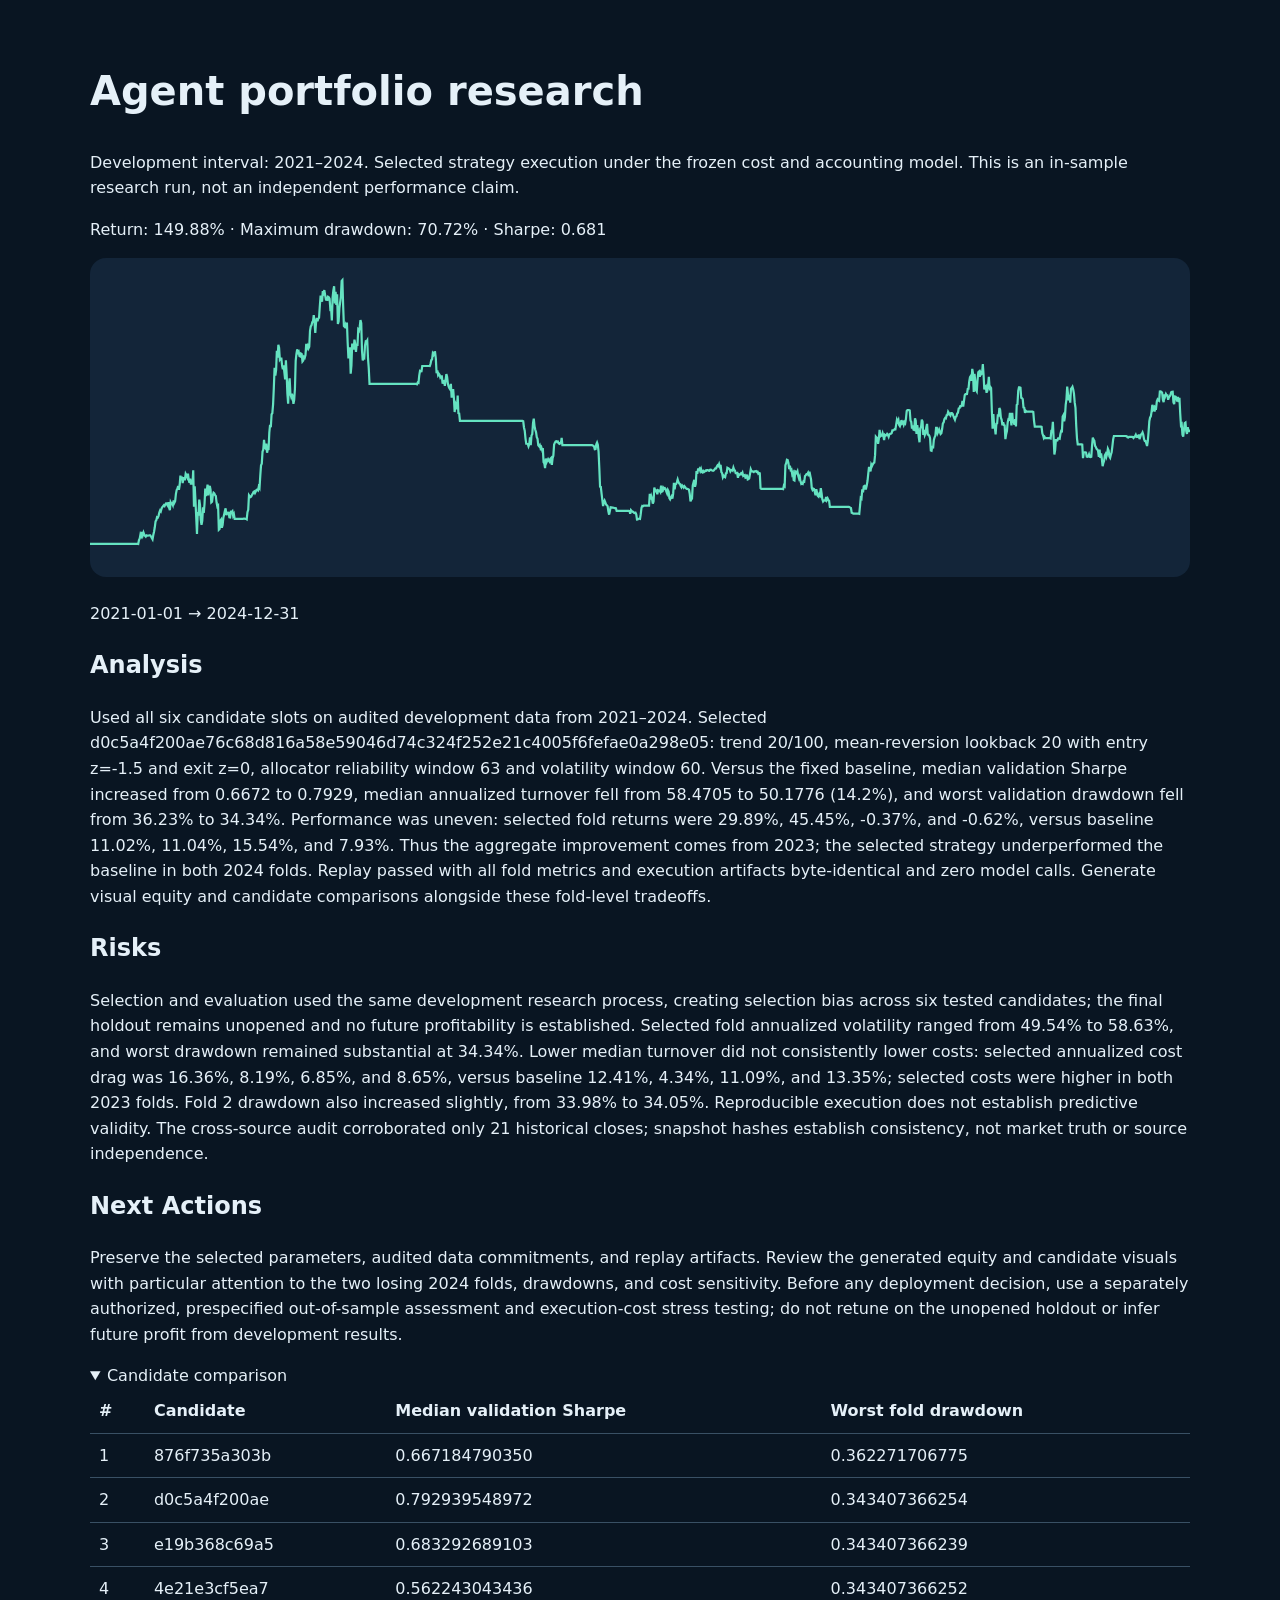
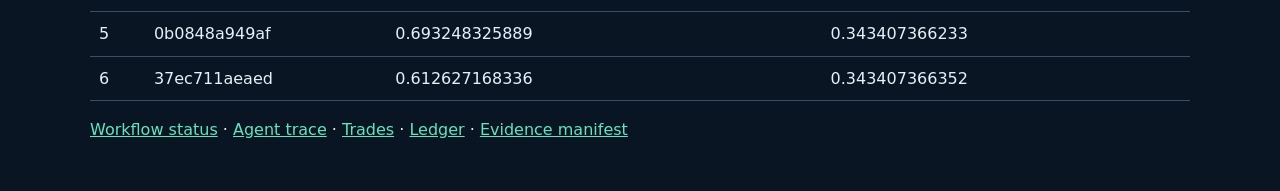
<file: docs/v2_demo/bundle/index.html>
<!doctype html><html lang="en"><meta charset="utf-8"><meta name="viewport" content="width=device-width"><title>Agent research run</title><style>body{font:16px/1.6 system-ui;background:#091522;color:#e5f0f8;max-width:1100px;margin:auto;padding:32px}h1{font-size:40px}a{color:#65e3c1}svg{width:100%;background:#132539;border-radius:16px}table{width:100%;border-collapse:collapse}td,th{padding:9px;border-bottom:1px solid #395064;text-align:left}p{white-space:pre-wrap}summary{cursor:pointer}code{overflow-wrap:anywhere}</style><h1>Agent portfolio research</h1><p>Development interval: 2021–2024. Selected strategy execution under the frozen cost and accounting model. This is an in-sample research run, not an independent performance claim.</p><p>Return: 149.88% · Maximum drawdown: 70.72% · Sharpe: 0.681</p><svg viewBox="0 0 1000 290" role="img" aria-label="Development equity curve"><polyline points="0.00,259.90 0.68,259.90 1.37,259.90 2.05,259.90 2.74,259.90 3.42,259.90 4.11,259.90 4.79,259.90 5.48,259.90 6.16,259.90 6.85,259.90 7.53,259.90 8.22,259.90 8.90,259.90 9.59,259.90 10.27,259.90 10.96,259.90 11.64,259.90 12.33,259.90 13.01,259.90 13.70,259.90 14.38,259.90 15.07,259.90 15.75,259.90 16.44,259.90 17.12,259.90 17.81,259.90 18.49,259.90 19.18,259.90 19.86,259.90 20.55,259.90 21.23,259.90 21.92,259.90 22.60,259.90 23.29,259.90 23.97,259.90 24.66,259.90 25.34,259.90 26.03,259.90 26.71,259.90 27.40,259.90 28.08,259.90 28.77,259.90 29.45,259.90 30.14,259.90 30.82,259.90 31.51,259.90 32.19,259.90 32.88,259.90 33.56,259.90 34.25,259.90 34.93,259.90 35.62,259.90 36.30,259.90 36.99,259.90 37.67,259.90 38.36,259.90 39.04,259.90 39.73,259.90 40.41,259.90 41.10,259.90 41.78,259.90 42.47,259.90 43.15,259.90 43.84,260.00 44.52,256.47 45.21,254.97 45.89,251.23 46.58,252.69 47.26,249.14 47.95,251.96 48.63,249.63 49.32,251.58 50.00,252.59 50.68,253.28 51.37,252.09 52.05,252.40 52.74,252.32 53.42,252.27 54.11,252.18 54.79,252.14 55.48,253.19 56.16,254.61 56.85,255.77 57.53,251.88 58.22,248.86 58.90,244.80 59.59,239.39 60.27,238.39 60.96,235.58 61.64,235.90 62.33,234.41 63.01,231.36 63.70,229.50 64.38,230.37 65.07,227.66 65.75,226.48 66.44,225.51 67.12,224.71 67.81,225.43 68.49,223.99 69.18,223.16 69.86,223.80 70.55,224.95 71.23,222.01 71.92,226.95 72.60,229.30 73.29,222.25 73.97,223.71 74.66,223.12 75.34,224.63 76.03,220.34 76.71,222.54 77.40,221.15 78.08,214.63 78.77,210.94 79.45,209.78 80.14,207.33 80.82,210.80 81.51,206.38 82.19,197.87 82.88,201.70 83.56,198.82 84.25,204.64 84.93,199.21 85.62,201.22 86.30,201.29 86.99,196.11 87.67,197.35 88.36,199.22 89.04,196.13 89.73,201.19 90.41,204.40 91.10,200.58 91.78,205.94 92.47,201.67 93.15,206.01 93.84,193.08 94.52,226.17 95.21,207.63 95.89,220.76 96.58,236.20 97.26,250.85 97.95,230.89 98.63,234.13 99.32,219.60 100.00,224.46 100.68,237.94 101.37,242.63 102.05,239.00 102.74,226.71 103.42,231.64 104.11,223.64 104.79,209.64 105.48,216.46 106.16,212.15 106.85,205.93 107.53,215.85 108.22,210.35 108.90,207.13 109.59,210.69 110.27,222.25 110.96,221.64 111.64,215.89 112.33,213.37 113.01,214.02 113.70,215.59 114.38,216.36 115.07,222.28 115.75,225.93 116.44,225.15 117.12,247.07 117.81,246.41 118.49,238.80 119.18,237.82 119.86,245.23 120.55,242.71 121.23,236.24 121.92,233.29 122.60,229.97 123.29,227.65 123.97,233.85 124.66,231.89 125.34,231.48 126.03,231.56 126.71,235.75 127.40,235.89 128.08,230.68 128.77,230.83 129.45,230.11 130.14,234.31 130.82,232.86 131.51,237.20 132.19,237.20 132.88,237.20 133.56,237.20 134.25,237.20 134.93,237.20 135.62,237.20 136.30,237.20 136.99,237.20 137.67,237.20 138.36,237.20 139.04,237.24 139.73,236.88 140.41,236.96 141.10,237.10 141.78,237.15 142.47,237.56 143.15,231.13 143.84,228.99 144.52,215.72 145.21,216.76 145.89,217.32 146.58,216.83 147.26,215.36 147.95,214.22 148.63,212.69 149.32,212.19 150.00,213.63 150.68,212.30 151.37,210.81 152.05,210.55 152.74,211.22 153.42,207.95 154.11,209.12 154.79,198.10 155.48,188.53 156.16,186.99 156.85,175.99 157.53,174.28 158.22,165.26 158.90,171.95 159.59,172.97 160.27,168.73 160.96,176.97 161.64,173.93 162.33,173.76 163.01,158.77 163.70,151.80 164.38,153.90 165.07,142.10 165.75,141.13 166.44,133.07 167.12,117.89 167.81,99.90 168.49,107.00 169.18,102.00 169.86,84.41 170.55,90.61 171.23,78.94 171.92,81.74 172.60,92.24 173.29,91.25 173.97,91.35 174.66,97.97 175.34,101.21 176.03,97.64 176.71,103.98 177.40,110.26 178.08,93.08 178.77,105.56 179.45,123.42 180.14,132.45 180.82,114.09 181.51,109.37 182.19,123.60 182.88,126.11 183.56,123.39 184.25,126.11 184.93,132.60 185.62,128.93 186.30,119.09 186.99,93.44 187.67,87.11 188.36,83.05 189.04,86.07 189.73,85.27 190.41,89.11 191.10,89.47 191.78,86.87 192.47,87.41 193.15,94.05 193.84,93.22 194.52,89.95 195.21,90.74 195.89,88.18 196.58,78.11 197.26,81.80 197.95,79.90 198.63,82.17 199.32,80.70 200.00,66.27 200.68,62.26 201.37,61.11 202.05,58.47 202.74,57.40 203.42,51.94 204.11,58.45 204.79,68.22 205.48,58.83 206.16,54.50 206.85,57.54 207.53,54.96 208.22,54.30 208.90,44.10 209.59,34.91 210.27,34.85 210.96,39.80 211.64,30.10 212.33,31.74 213.01,29.20 213.70,33.44 214.38,37.24 215.07,36.62 215.75,38.88 216.44,35.31 217.12,35.70 217.81,37.08 218.49,46.41 219.18,45.76 219.86,56.71 220.55,35.94 221.23,29.49 221.92,25.62 222.60,41.27 223.29,30.83 223.97,42.70 224.66,33.09 225.34,59.93 226.03,57.60 226.71,45.75 227.40,40.26 228.08,35.09 228.77,20.76 229.45,20.00 230.14,43.51 230.82,61.78 231.51,62.54 232.19,60.78 232.88,63.84 233.56,58.74 234.25,77.09 234.93,91.26 235.62,82.73 236.30,81.24 236.99,105.16 237.67,97.67 238.36,77.69 239.04,80.35 239.73,83.05 240.41,74.17 241.10,77.84 241.78,85.47 242.47,78.19 243.15,79.97 243.84,65.19 244.52,66.12 245.21,62.47 245.89,56.45 246.58,59.30 247.26,83.97 247.95,93.18 248.63,90.81 249.32,91.17 250.00,79.64 250.68,75.89 251.37,76.26 252.05,74.98 252.74,91.31 253.42,100.26 254.11,114.45 254.79,114.45 255.48,114.45 256.16,114.45 256.85,114.45 257.53,114.45 258.22,114.45 258.90,114.45 259.59,114.45 260.27,114.45 260.96,114.45 261.64,114.45 262.33,114.45 263.01,114.45 263.70,114.45 264.38,114.45 265.07,114.45 265.75,114.45 266.44,114.45 267.12,114.45 267.81,114.45 268.49,114.45 269.18,114.45 269.86,114.45 270.55,114.45 271.23,114.45 271.92,114.45 272.60,114.45 273.29,114.45 273.97,114.45 274.66,114.45 275.34,114.45 276.03,114.45 276.71,114.45 277.40,114.45 278.08,114.45 278.77,114.45 279.45,114.45 280.14,114.45 280.82,114.45 281.51,114.45 282.19,114.45 282.88,114.45 283.56,114.45 284.25,114.45 284.93,114.45 285.62,114.45 286.30,114.45 286.99,114.45 287.67,114.45 288.36,114.45 289.04,114.45 289.73,114.45 290.41,114.45 291.10,114.45 291.78,114.45 292.47,114.45 293.15,114.45 293.84,114.45 294.52,114.45 295.21,114.45 295.89,114.45 296.58,114.45 297.26,114.77 297.95,113.21 298.63,113.53 299.32,106.75 300.00,102.68 300.68,103.02 301.37,102.94 302.05,98.16 302.74,98.16 303.42,98.16 304.11,98.16 304.79,98.16 305.48,98.16 306.16,98.16 306.85,98.16 307.53,98.16 308.22,98.16 308.90,98.22 309.59,96.13 310.27,92.84 310.96,92.20 311.64,86.77 312.33,87.84 313.01,85.74 313.70,85.65 314.38,91.29 315.07,104.72 315.75,102.15 316.44,106.45 317.12,105.30 317.81,106.21 318.49,108.61 319.18,107.61 319.86,107.62 320.55,114.25 321.23,111.97 321.92,111.78 322.60,116.24 323.29,111.01 323.97,105.61 324.66,108.06 325.34,114.20 326.03,116.97 326.71,118.47 327.40,119.52 328.08,114.44 328.77,127.02 329.45,121.31 330.14,119.19 330.82,127.37 331.51,140.05 332.19,131.90 332.88,133.33 333.56,137.60 334.25,125.09 334.93,141.16 335.62,141.44 336.30,148.15 336.99,148.15 337.67,148.15 338.36,148.15 339.04,148.15 339.73,148.15 340.41,148.15 341.10,148.15 341.78,148.15 342.47,148.15 343.15,148.15 343.84,148.15 344.52,148.15 345.21,148.15 345.89,148.15 346.58,148.15 347.26,148.15 347.95,148.15 348.63,148.15 349.32,148.15 350.00,148.15 350.68,148.15 351.37,148.15 352.05,148.15 352.74,148.15 353.42,148.15 354.11,148.15 354.79,148.15 355.48,148.15 356.16,148.15 356.85,148.15 357.53,148.15 358.22,148.15 358.90,148.15 359.59,148.15 360.27,148.15 360.96,148.15 361.64,148.15 362.33,148.15 363.01,148.15 363.70,148.15 364.38,148.15 365.07,148.15 365.75,148.15 366.44,148.15 367.12,148.15 367.81,148.15 368.49,148.15 369.18,148.15 369.86,148.15 370.55,148.15 371.23,148.15 371.92,148.15 372.60,148.15 373.29,148.15 373.97,148.15 374.66,148.15 375.34,148.15 376.03,148.15 376.71,148.15 377.40,148.15 378.08,148.15 378.77,148.15 379.45,148.15 380.14,148.15 380.82,148.15 381.51,148.15 382.19,148.15 382.88,148.15 383.56,148.15 384.25,148.15 384.93,148.15 385.62,148.15 386.30,148.15 386.99,148.15 387.67,148.15 388.36,148.15 389.04,148.15 389.73,148.15 390.41,148.15 391.10,148.15 391.78,148.15 392.47,148.15 393.15,148.15 393.84,148.41 394.52,154.07 395.21,157.04 395.89,163.89 396.58,168.86 397.26,168.86 397.95,169.10 398.63,171.19 399.32,169.24 400.00,163.03 400.68,170.16 401.37,161.39 402.05,160.14 402.74,150.05 403.42,145.97 404.11,152.82 404.79,156.16 405.48,158.28 406.16,162.85 406.85,164.34 407.53,170.27 408.22,171.05 408.90,170.11 409.59,173.04 410.27,171.95 410.96,174.35 411.64,172.80 412.33,185.57 413.01,186.70 413.70,191.00 414.38,182.34 415.07,185.75 415.75,184.21 416.44,182.87 417.12,184.22 417.81,185.20 418.49,182.45 419.18,181.76 419.86,187.96 420.55,181.87 421.23,179.72 421.92,169.56 422.60,167.91 423.29,166.84 423.97,166.67 424.66,167.37 425.34,166.94 426.03,168.34 426.71,168.84 427.40,168.24 428.08,168.48 428.77,163.52 429.45,170.10 430.14,170.10 430.82,170.10 431.51,170.10 432.19,170.10 432.88,170.10 433.56,170.10 434.25,170.10 434.93,170.10 435.62,170.10 436.30,170.10 436.99,170.10 437.67,170.10 438.36,170.10 439.04,170.10 439.73,170.10 440.41,170.10 441.10,170.10 441.78,170.10 442.47,170.10 443.15,170.10 443.84,170.10 444.52,170.10 445.21,170.10 445.89,170.10 446.58,170.10 447.26,170.10 447.95,170.10 448.63,170.10 449.32,170.10 450.00,170.10 450.68,170.10 451.37,170.10 452.05,170.10 452.74,170.10 453.42,170.10 454.11,170.10 454.79,170.10 455.48,170.10 456.16,170.10 456.85,170.17 457.53,170.73 458.22,171.29 458.90,173.87 459.59,173.76 460.27,169.35 460.96,167.76 461.64,169.86 462.33,175.96 463.01,190.78 463.70,207.95 464.38,208.13 465.07,214.15 465.75,219.99 466.44,225.50 467.12,222.17 467.81,220.49 468.49,222.17 469.18,224.10 469.86,224.70 470.55,225.67 471.23,230.16 471.92,233.32 472.60,229.96 473.29,226.59 473.97,226.62 474.66,226.94 475.34,226.93 476.03,227.09 476.71,227.33 477.40,227.28 478.08,227.43 478.77,229.95 479.45,229.95 480.14,229.95 480.82,229.95 481.51,229.95 482.19,229.95 482.88,229.95 483.56,229.95 484.25,229.95 484.93,229.95 485.62,229.95 486.30,229.95 486.99,229.95 487.67,229.95 488.36,229.95 489.04,229.95 489.73,229.95 490.41,230.10 491.10,232.47 491.78,229.18 492.47,229.89 493.15,230.65 493.84,230.79 494.52,231.57 495.21,231.83 495.89,231.58 496.58,233.07 497.26,237.72 497.95,237.68 498.63,237.06 499.32,237.06 500.00,237.20 500.68,232.86 501.37,226.98 502.05,225.41 502.74,225.62 503.42,225.05 504.11,225.05 504.79,225.05 505.48,225.05 506.16,225.05 506.85,225.05 507.53,225.05 508.22,225.11 508.90,214.49 509.59,219.57 510.27,216.61 510.96,218.84 511.64,223.35 512.33,221.49 513.01,208.77 513.70,210.95 514.38,211.80 515.07,211.41 515.75,214.74 516.44,211.09 517.12,211.53 517.81,211.46 518.49,212.63 519.18,207.01 519.86,212.36 520.55,211.99 521.23,208.86 521.92,209.83 522.60,209.20 523.29,210.10 523.97,212.31 524.66,214.03 525.34,210.96 526.03,212.34 526.71,218.33 527.40,219.47 528.08,217.85 528.77,216.57 529.45,218.67 530.14,214.46 530.82,204.39 531.51,210.25 532.19,205.69 532.88,205.34 533.56,203.79 534.25,201.36 534.93,203.59 535.62,204.99 536.30,205.39 536.99,207.29 537.67,208.39 538.36,206.71 539.04,207.51 539.73,208.71 540.41,207.45 541.10,208.23 541.78,209.38 542.47,209.86 543.15,209.88 543.84,210.20 544.52,210.69 545.21,214.38 545.89,221.26 546.58,219.55 547.26,218.68 547.95,206.75 548.63,204.14 549.32,201.59 550.00,208.00 550.68,205.35 551.37,193.62 552.05,196.08 552.74,192.27 553.42,192.42 554.11,191.52 554.79,193.58 555.48,191.76 556.16,194.52 556.85,194.93 557.53,193.66 558.22,194.55 558.90,194.03 559.59,193.20 560.27,193.46 560.96,192.74 561.64,192.79 562.33,193.32 563.01,193.41 563.70,192.57 564.38,192.45 565.07,192.93 565.75,193.17 566.44,193.44 567.12,193.13 567.81,192.19 568.49,191.28 569.18,191.23 569.86,189.53 570.55,188.42 571.23,189.11 571.92,187.30 572.60,189.69 573.29,188.00 573.97,194.60 574.66,195.70 575.34,199.33 576.03,197.94 576.71,198.84 577.40,199.29 578.08,195.81 578.77,195.52 579.45,190.64 580.14,191.04 580.82,191.53 581.51,192.10 582.19,194.05 582.88,192.95 583.56,192.54 584.25,193.25 584.93,190.51 585.62,192.52 586.30,193.22 586.99,195.67 587.67,195.66 588.36,195.46 589.04,199.87 589.73,196.66 590.41,197.23 591.10,196.71 591.78,195.77 592.47,196.44 593.15,195.10 593.84,198.10 594.52,197.68 595.21,197.34 595.89,199.73 596.58,199.44 597.26,196.92 597.95,201.37 598.63,201.06 599.32,200.18 600.00,196.26 600.68,192.07 601.37,193.83 602.05,193.92 602.74,194.18 603.42,194.58 604.11,193.86 604.79,193.89 605.48,193.71 606.16,194.44 606.85,194.23 607.53,196.00 608.22,195.39 608.90,195.69 609.59,209.29 610.27,209.92 610.96,209.92 611.64,209.92 612.33,209.92 613.01,209.92 613.70,209.92 614.38,209.92 615.07,209.92 615.75,209.92 616.44,209.92 617.12,209.92 617.81,209.92 618.49,209.92 619.18,209.92 619.86,209.92 620.55,209.92 621.23,209.92 621.92,209.92 622.60,209.92 623.29,209.92 623.97,209.92 624.66,209.92 625.34,209.92 626.03,209.92 626.71,209.92 627.40,209.92 628.08,209.92 628.77,209.92 629.45,209.92 630.14,210.10 630.82,206.75 631.51,207.43 632.19,188.34 632.88,186.59 633.56,183.31 634.25,183.59 634.93,186.39 635.62,192.03 636.30,188.77 636.99,192.74 637.67,192.20 638.36,196.69 639.04,195.37 639.73,201.95 640.41,202.30 641.10,193.95 641.78,194.40 642.47,195.45 643.15,193.88 643.84,198.03 644.52,200.34 645.21,198.68 645.89,203.01 646.58,205.21 647.26,204.63 647.95,205.23 648.63,202.92 649.32,203.24 650.00,198.11 650.68,197.48 651.37,196.51 652.05,196.56 652.74,195.30 653.42,198.34 654.11,194.33 654.79,197.89 655.48,201.16 656.16,209.11 656.85,210.79 657.53,209.77 658.22,210.07 658.90,212.74 659.59,215.74 660.27,210.20 660.96,213.39 661.64,216.28 662.33,216.93 663.01,214.62 663.70,215.67 664.38,209.17 665.07,213.72 665.75,219.35 666.44,221.33 667.12,220.50 667.81,220.18 668.49,220.49 669.18,217.25 669.86,219.94 670.55,218.46 671.23,220.00 671.92,220.75 672.60,226.32 673.29,226.32 673.97,226.32 674.66,226.32 675.34,226.32 676.03,226.32 676.71,226.32 677.40,226.32 678.08,226.32 678.77,226.32 679.45,226.32 680.14,226.32 680.82,226.32 681.51,226.32 682.19,226.32 682.88,226.32 683.56,226.32 684.25,226.32 684.93,226.32 685.62,226.32 686.30,226.32 686.99,226.32 687.67,226.32 688.36,226.32 689.04,226.32 689.73,226.32 690.41,226.47 691.10,226.95 691.78,227.24 692.47,231.69 693.15,231.79 693.84,232.39 694.52,232.39 695.21,232.39 695.89,232.39 696.58,232.39 697.26,232.39 697.95,232.39 698.63,232.39 699.32,232.54 700.00,225.50 700.68,218.10 701.37,218.73 702.05,210.22 702.74,213.13 703.42,207.69 704.11,207.25 704.79,209.56 705.48,209.63 706.16,206.69 706.85,202.54 707.53,195.87 708.22,189.88 708.90,192.18 709.59,194.09 710.27,187.74 710.96,189.09 711.64,187.54 712.33,186.45 713.01,185.99 713.70,179.24 714.38,162.44 715.07,163.32 715.75,163.57 716.44,168.96 717.12,164.70 717.81,156.23 718.49,162.10 719.18,161.46 719.86,161.44 720.55,159.16 721.23,161.61 721.92,165.60 722.60,160.84 723.29,161.45 723.97,161.00 724.66,159.88 725.34,160.80 726.03,162.48 726.71,160.35 727.40,159.90 728.08,159.82 728.77,159.14 729.45,156.66 730.14,156.66 730.82,156.31 731.51,155.54 732.19,155.62 732.88,151.42 733.56,147.11 734.25,148.79 734.93,147.25 735.62,151.85 736.30,152.85 736.99,150.65 737.67,147.39 738.36,150.14 739.04,149.29 739.73,151.51 740.41,149.29 741.10,150.19 741.78,146.01 742.47,139.12 743.15,138.31 743.84,138.31 744.52,138.31 745.21,138.59 745.89,147.62 746.58,148.98 747.26,155.08 747.95,152.18 748.63,156.10 749.32,156.31 750.00,145.83 750.68,147.94 751.37,159.95 752.05,151.87 752.74,156.38 753.42,162.91 754.11,167.48 754.79,154.94 755.48,153.98 756.16,146.87 756.85,148.61 757.53,160.81 758.22,156.22 758.90,160.84 759.59,159.02 760.27,154.09 760.96,150.79 761.64,160.51 762.33,160.65 763.01,161.66 763.70,163.77 764.38,174.91 765.07,175.22 765.75,170.79 766.44,173.03 767.12,165.31 767.81,163.03 768.49,161.58 769.18,154.36 769.86,154.37 770.55,159.05 771.23,157.47 771.92,155.87 772.60,158.05 773.29,159.94 773.97,159.30 774.66,155.50 775.34,150.34 776.03,149.46 776.71,146.52 777.40,145.38 778.08,145.79 778.77,142.92 779.45,142.78 780.14,139.74 780.82,140.83 781.51,142.31 782.19,143.26 782.88,141.02 783.56,141.00 784.25,141.70 784.93,143.75 785.62,145.48 786.30,146.98 786.99,144.52 787.67,143.95 788.36,141.39 789.04,140.64 789.73,136.83 790.41,136.47 791.10,134.75 791.78,134.81 792.47,133.92 793.15,129.97 793.84,135.05 794.52,130.08 795.21,124.62 795.89,123.79 796.58,123.76 797.26,123.66 797.95,119.11 798.63,118.98 799.32,112.15 800.00,108.32 800.68,107.27 801.37,111.75 802.05,100.84 802.74,104.96 803.42,121.87 804.11,105.42 804.79,112.35 805.48,120.10 806.16,121.28 806.85,111.35 807.53,103.93 808.22,103.24 808.90,108.02 809.59,104.21 810.27,105.62 810.96,105.01 811.64,96.37 812.33,105.94 813.01,119.42 813.70,117.54 814.38,116.67 815.07,122.61 815.75,119.07 816.44,115.77 817.12,107.96 817.81,118.33 818.49,117.11 819.18,118.16 819.86,138.85 820.55,155.21 821.23,141.79 821.92,152.80 822.60,154.46 823.29,160.29 823.97,150.67 824.66,150.27 825.34,142.17 826.03,144.03 826.71,136.34 827.40,137.94 828.08,145.21 828.77,147.13 829.45,152.08 830.14,149.25 830.82,151.91 831.51,152.20 832.19,164.62 832.88,160.12 833.56,157.37 834.25,149.49 834.93,146.66 835.62,146.92 836.30,140.85 836.99,145.89 837.67,152.14 838.36,140.69 839.04,148.58 839.73,149.25 840.41,151.45 841.10,146.57 841.78,153.17 842.47,133.53 843.15,132.87 843.84,120.81 844.52,117.66 845.21,117.66 845.89,117.97 846.58,127.10 847.26,127.40 847.95,128.29 848.63,135.90 849.32,136.16 850.00,140.81 850.68,138.96 851.37,139.64 852.05,139.64 852.74,139.64 853.42,139.64 854.11,139.64 854.79,139.64 855.48,139.64 856.16,139.64 856.85,139.64 857.53,139.93 858.22,148.19 858.90,153.25 859.59,153.25 860.27,153.25 860.96,153.25 861.64,153.25 862.33,153.25 863.01,153.25 863.70,153.25 864.38,153.25 865.07,153.51 865.75,159.36 866.44,161.20 867.12,163.67 867.81,162.60 868.49,163.80 869.18,163.80 869.86,163.80 870.55,163.80 871.23,163.80 871.92,163.80 872.60,163.80 873.29,164.05 873.97,156.95 874.66,156.86 875.34,149.01 876.03,163.67 876.71,178.63 877.40,174.76 878.08,165.47 878.77,165.47 879.45,165.71 880.14,164.02 880.82,164.02 881.51,164.26 882.19,159.96 882.88,157.29 883.56,157.54 884.25,144.13 884.93,142.88 885.62,148.57 886.30,144.48 886.99,133.49 887.67,128.64 888.36,116.85 889.04,123.13 889.73,129.42 890.41,124.40 891.10,131.45 891.78,119.03 892.47,118.18 893.15,117.05 893.84,119.52 894.52,123.32 895.21,131.53 895.89,136.23 896.58,152.68 897.26,163.96 897.95,169.37 898.63,169.37 899.32,169.37 900.00,169.37 900.68,169.37 901.37,169.37 902.05,169.61 902.74,181.91 903.42,176.94 904.11,176.79 904.79,176.79 905.48,177.01 906.16,180.62 906.85,180.84 907.53,180.43 908.22,178.50 908.90,180.85 909.59,181.07 910.27,180.72 910.96,170.54 911.64,163.28 912.33,165.15 913.01,166.09 913.70,170.70 914.38,171.84 915.07,173.49 915.75,174.13 916.44,175.48 917.12,180.81 917.81,174.15 918.49,181.83 919.18,177.57 919.86,182.46 920.55,189.32 921.23,186.46 921.92,184.40 922.60,179.40 923.29,178.10 923.97,180.65 924.66,178.14 925.34,173.40 926.03,175.01 926.71,180.45 927.40,181.65 928.08,178.81 928.77,176.71 929.45,170.96 930.14,164.83 930.82,161.83 931.51,161.83 932.19,161.83 932.88,161.83 933.56,161.83 934.25,161.83 934.93,161.83 935.62,161.83 936.30,161.83 936.99,161.83 937.67,161.83 938.36,161.83 939.04,161.83 939.73,161.83 940.41,161.83 941.10,161.83 941.78,161.87 942.47,161.96 943.15,163.06 943.84,163.17 944.52,162.58 945.21,162.57 945.89,162.57 946.58,162.57 947.26,162.61 947.95,162.69 948.63,163.55 949.32,162.71 950.00,161.97 950.68,160.71 951.37,162.65 952.05,162.41 952.74,162.64 953.42,160.48 954.11,164.67 954.79,162.69 955.48,160.39 956.16,159.99 956.85,158.60 957.53,160.67 958.22,164.64 958.90,166.40 959.59,166.46 960.27,168.48 960.96,170.96 961.64,166.55 962.33,158.35 963.01,148.51 963.70,145.02 964.38,144.00 965.07,139.61 965.75,133.42 966.44,137.38 967.12,136.10 967.81,139.56 968.49,135.70 969.18,136.37 969.86,130.32 970.55,128.56 971.23,129.44 971.92,129.89 972.60,121.30 973.29,121.21 973.97,121.62 974.66,122.43 975.34,128.97 976.03,130.99 976.71,124.00 977.40,125.84 978.08,123.71 978.77,124.92 979.45,124.93 980.14,128.91 980.82,126.69 981.51,125.78 982.19,124.64 982.88,122.02 983.56,121.62 984.25,121.58 984.93,131.12 985.62,132.92 986.30,125.84 986.99,126.01 987.67,126.95 988.36,130.46 989.04,126.23 989.73,131.10 990.41,127.02 991.10,141.34 991.78,151.86 992.47,150.98 993.15,160.61 993.84,162.49 994.52,155.73 995.21,150.09 995.89,149.61 996.58,157.34 997.26,159.87 997.95,153.72 998.63,157.41 999.32,157.18 1000.00,158.00" fill="none" stroke="#65e3c1" stroke-width="2"/></svg><p>2021-01-01 → 2024-12-31</p><h2>Analysis</h2><p>Used all six candidate slots on audited development data from 2021–2024. Selected d0c5a4f200ae76c68d816a58e59046d74c324f252e21c4005f6fefae0a298e05: trend 20/100, mean-reversion lookback 20 with entry z=-1.5 and exit z=0, allocator reliability window 63 and volatility window 60. Versus the fixed baseline, median validation Sharpe increased from 0.6672 to 0.7929, median annualized turnover fell from 58.4705 to 50.1776 (14.2%), and worst validation drawdown fell from 36.23% to 34.34%. Performance was uneven: selected fold returns were 29.89%, 45.45%, -0.37%, and -0.62%, versus baseline 11.02%, 11.04%, 15.54%, and 7.93%. Thus the aggregate improvement comes from 2023; the selected strategy underperformed the baseline in both 2024 folds. Replay passed with all fold metrics and execution artifacts byte-identical and zero model calls. Generate visual equity and candidate comparisons alongside these fold-level tradeoffs.</p><h2>Risks</h2><p>Selection and evaluation used the same development research process, creating selection bias across six tested candidates; the final holdout remains unopened and no future profitability is established. Selected fold annualized volatility ranged from 49.54% to 58.63%, and worst drawdown remained substantial at 34.34%. Lower median turnover did not consistently lower costs: selected annualized cost drag was 16.36%, 8.19%, 6.85%, and 8.65%, versus baseline 12.41%, 4.34%, 11.09%, and 13.35%; selected costs were higher in both 2023 folds. Fold 2 drawdown also increased slightly, from 33.98% to 34.05%. Reproducible execution does not establish predictive validity. The cross-source audit corroborated only 21 historical closes; snapshot hashes establish consistency, not market truth or source independence.</p><h2>Next Actions</h2><p>Preserve the selected parameters, audited data commitments, and replay artifacts. Review the generated equity and candidate visuals with particular attention to the two losing 2024 folds, drawdowns, and cost sensitivity. Before any deployment decision, use a separately authorized, prespecified out-of-sample assessment and execution-cost stress testing; do not retune on the unopened holdout or infer future profit from development results.</p><details open><summary>Candidate comparison</summary><table><tr><th>#</th><th>Candidate</th><th>Median validation Sharpe</th><th>Worst fold drawdown</th></tr><tr><td>1</td><td>876f735a303b</td><td>0.667184790350</td><td>0.362271706775</td></tr><tr><td>2</td><td>d0c5a4f200ae</td><td>0.792939548972</td><td>0.343407366254</td></tr><tr><td>3</td><td>e19b368c69a5</td><td>0.683292689103</td><td>0.343407366239</td></tr><tr><td>4</td><td>4e21e3cf5ea7</td><td>0.562243043436</td><td>0.343407366252</td></tr><tr><td>5</td><td>0b0848a949af</td><td>0.693248325889</td><td>0.343407366233</td></tr><tr><td>6</td><td>37ec711aeaed</td><td>0.612627168336</td><td>0.343407366352</td></tr></table></details><p><a href="workflow.json">Workflow status</a> · <a href="search_trace.jsonl">Agent trace</a> · <a href="ensemble_trades.csv">Trades</a> · <a href="ensemble_ledger.csv">Ledger</a> · <a href="evidence_manifest.json">Evidence manifest</a></p></html>
</file>
